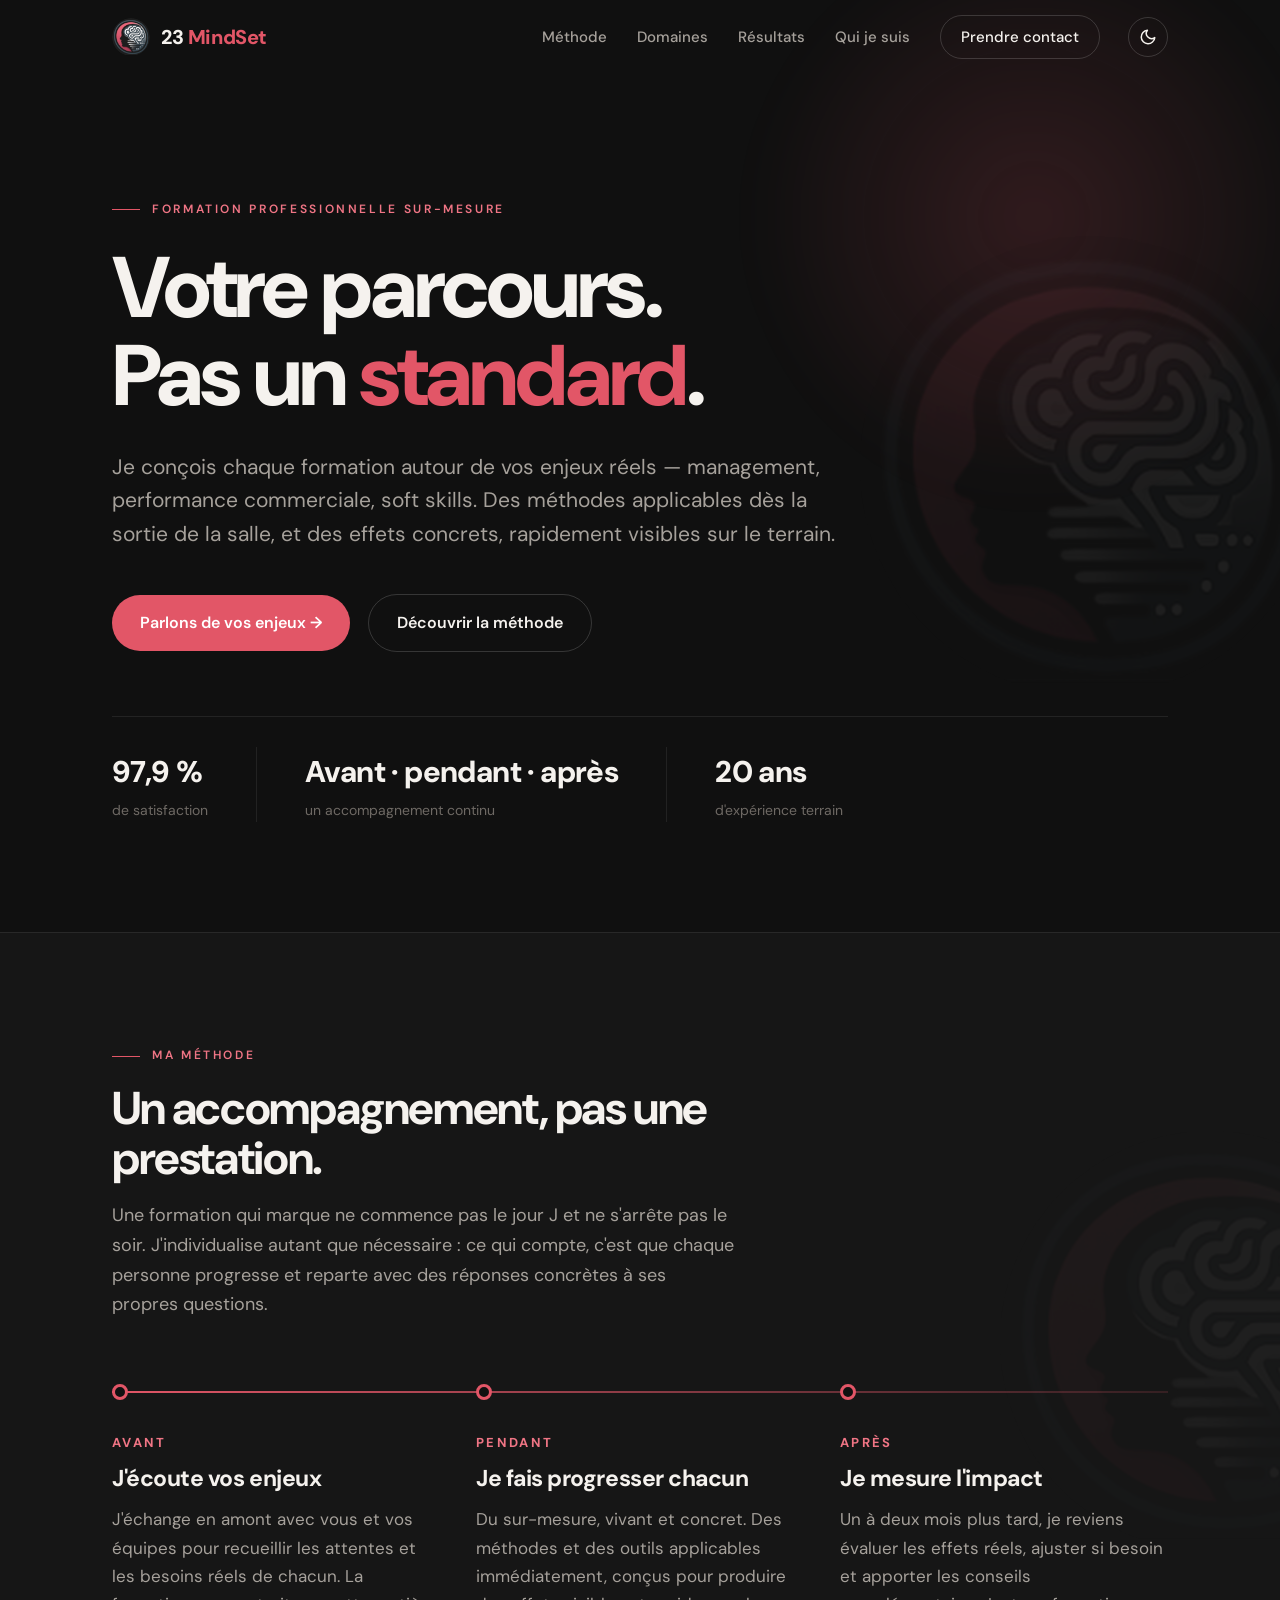
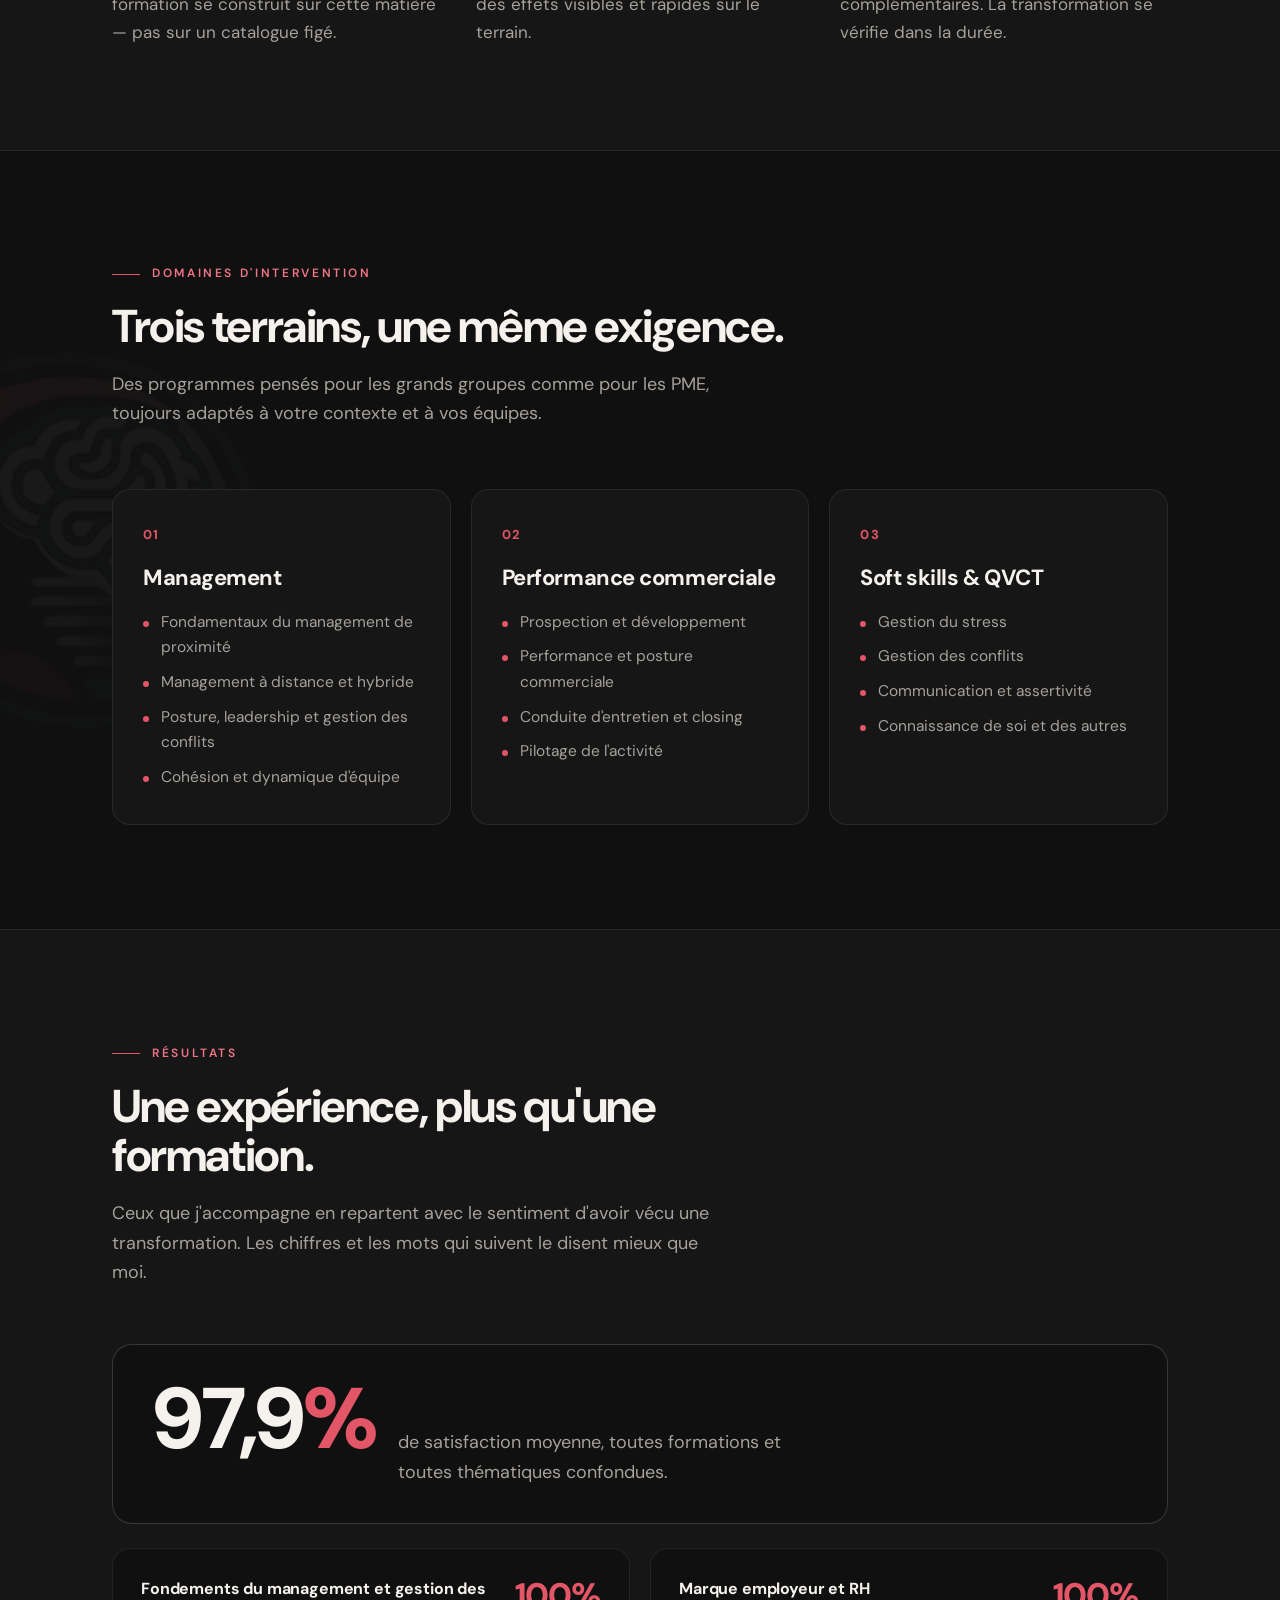
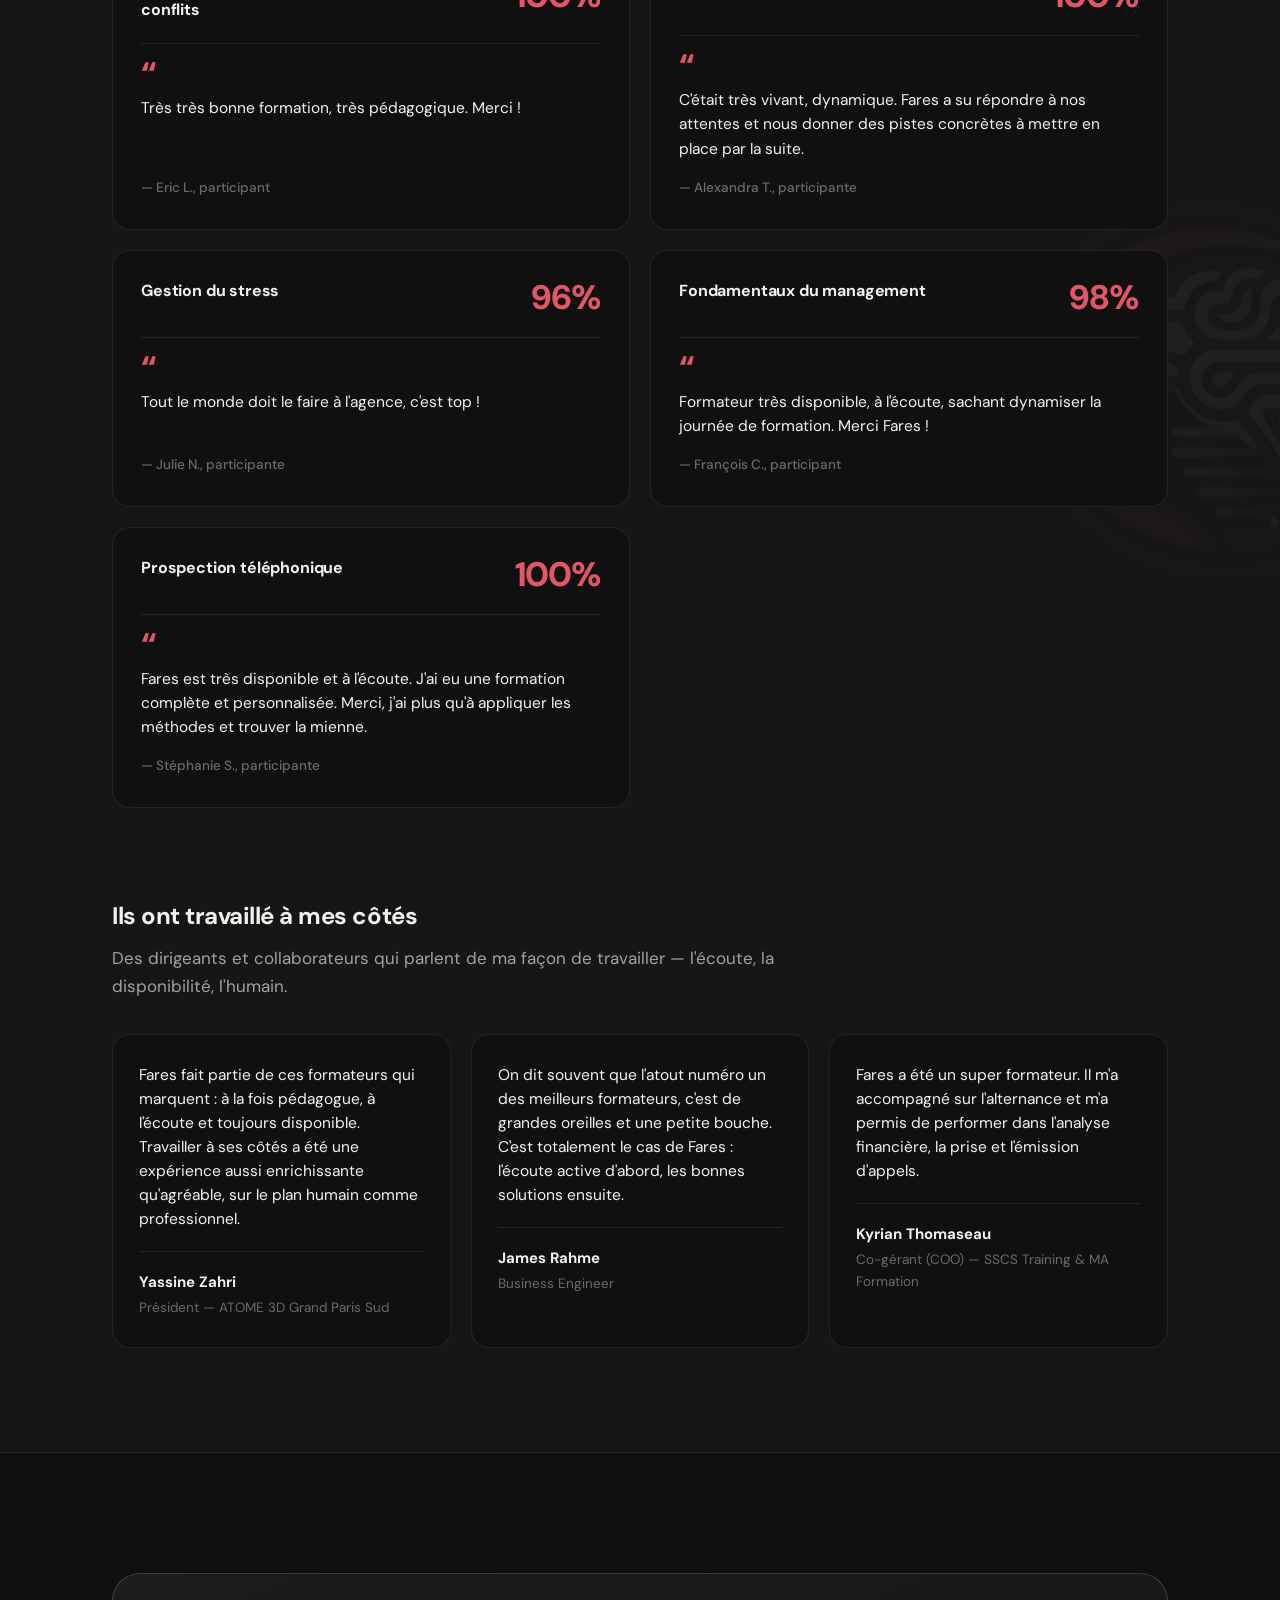
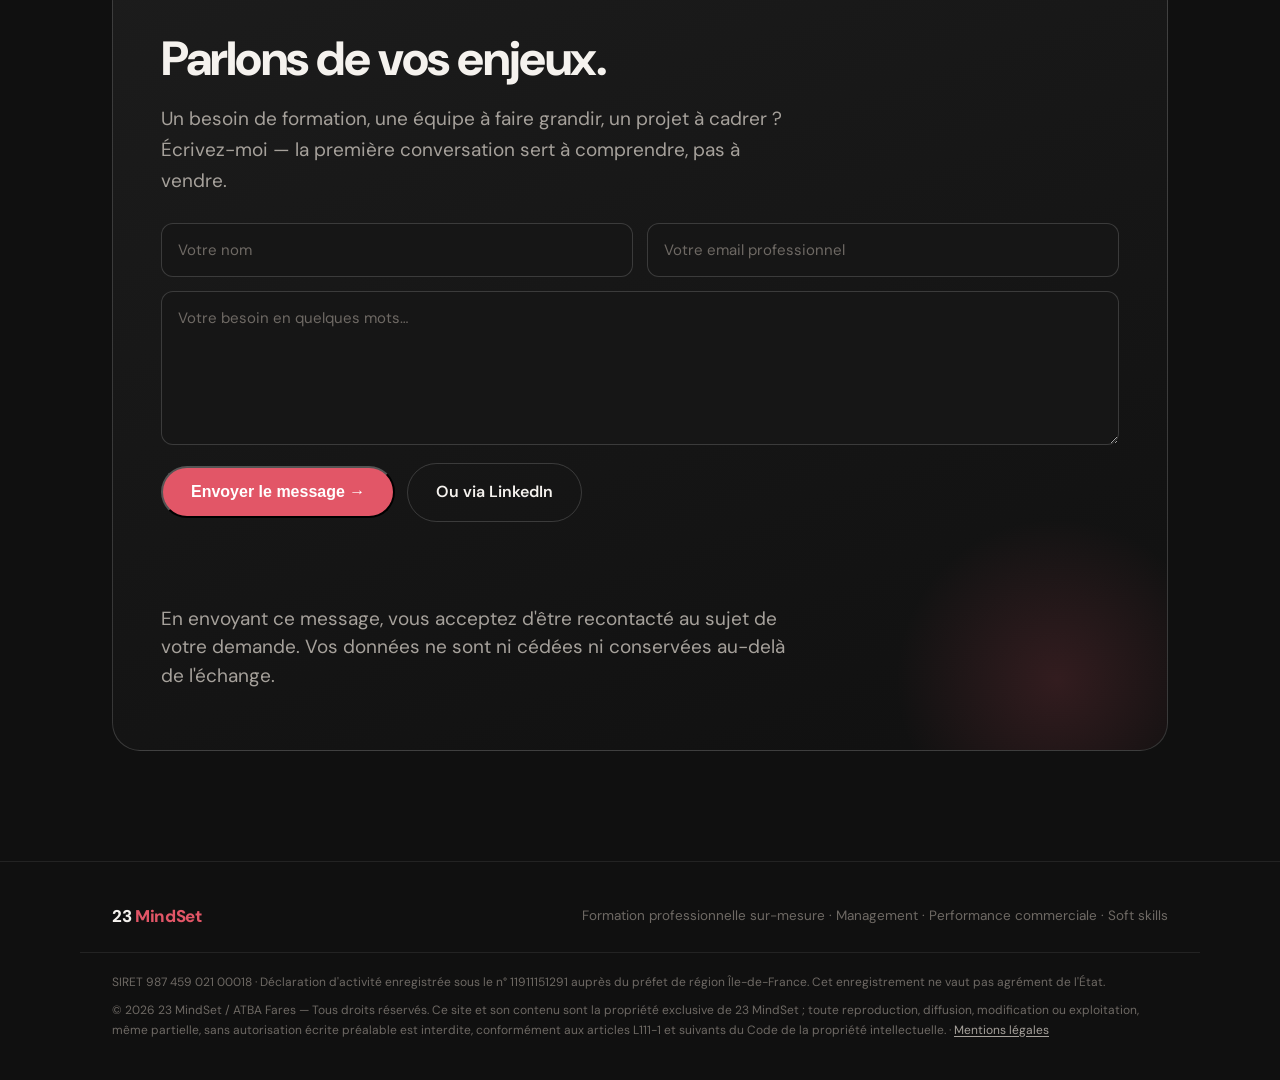
<file: index.html>
<!DOCTYPE html>
<html lang="fr">
<head>
<meta charset="UTF-8">
<meta name="viewport" content="width=device-width, initial-scale=1.0">
<title>23 MindSet — Formation professionnelle sur-mesure</title>
<meta name="description" content="Formation professionnelle sur-mesure : management, performance commerciale, soft skills. Des méthodes applicables immédiatement, un accompagnement avant, pendant et après.">
<script>try{var t=localStorage.getItem('23ms-theme');if(t==='light')document.documentElement.setAttribute('data-theme','light');}catch(e){}</script>
<link rel="preconnect" href="https://fonts.googleapis.com">
<link rel="preconnect" href="https://fonts.gstatic.com" crossorigin>
<link href="https://fonts.googleapis.com/css2?family=DM+Sans:opsz,wght@9..40,400;9..40,500;9..40,600;9..40,700;9..40,800&display=swap" rel="stylesheet">
<link rel="stylesheet" href="style.css">
</head>
<body>

<header id="head">
  <div class="wrap nav">
    <!-- LOGO : logo-clair.png en thème clair, logo-sombre.png en thème sombre. -->
    <a href="index.html" class="logo">
      <img class="logo-icon" src="logo-clair.png" alt="23 MindSet">
      <img class="logo-icon-dark" src="logo-sombre.png" alt="23 MindSet">
      <span class="logo-word">23&nbsp;<span>MindSet</span></span>
    </a>
    <div class="nav-right">
      <nav class="nav-links" id="menu">
        <a href="index.html#methode">Méthode</a>
        <a href="index.html#domaines">Domaines</a>
        <a href="index.html#preuves">Résultats</a>
        <a href="qui-je-suis.html">Qui je suis</a>
        <a href="index.html#contact" class="nav-cta">Prendre contact</a>
      </nav>
      <button class="theme-btn" onclick="toggleTheme()" aria-label="Changer de thème">
        <svg class="ic-moon" width="18" height="18" viewBox="0 0 24 24" fill="none" stroke="currentColor" stroke-width="2" stroke-linecap="round" stroke-linejoin="round"><path d="M21 12.79A9 9 0 1 1 11.21 3 7 7 0 0 0 21 12.79z"/></svg>
        <svg class="ic-sun" width="18" height="18" viewBox="0 0 24 24" fill="none" stroke="currentColor" stroke-width="2" stroke-linecap="round" stroke-linejoin="round"><circle cx="12" cy="12" r="4"/><path d="M12 2v2M12 20v2M4.93 4.93l1.41 1.41M17.66 17.66l1.41 1.41M2 12h2M20 12h2M6.34 17.66l-1.41 1.41M19.07 4.93l-1.41 1.41"/></svg>
      </button>
      <button class="burger" id="burger" aria-label="Ouvrir le menu">
        <svg width="26" height="26" viewBox="0 0 24 24" fill="none" stroke="currentColor" stroke-width="2"><line x1="3" y1="7" x2="21" y2="7"/><line x1="3" y1="12" x2="21" y2="12"/><line x1="3" y1="17" x2="21" y2="17"/></svg>
      </button>
    </div>
  </div>
</header>

<main id="top">

  <!-- HERO -->
  <section class="hero">
    <div class="hero-glow"></div>
    <div class="hero-watermark"></div>
    <div class="wrap">
      <span class="eyebrow">Formation professionnelle sur-mesure</span>
      <h1>Votre parcours.<br>Pas un <span class="em">standard</span>.</h1>
      <p class="lead">Je conçois chaque formation autour de vos enjeux réels — management, performance commerciale, soft skills. Des méthodes applicables dès la sortie de la salle, et des effets concrets, rapidement visibles sur le terrain.</p>
      <div class="hero-actions">
        <a href="#contact" class="btn btn-primary">Parlons de vos enjeux →</a>
        <a href="#methode" class="btn btn-ghost">Découvrir la méthode</a>
      </div>
      <div class="hero-stats">
        <div class="hero-stat"><div class="n">97,9&nbsp;%</div><div class="l">de satisfaction</div></div>
        <div class="hero-stat"><div class="n">Avant · pendant · après</div><div class="l">un accompagnement continu</div></div>
        <div class="hero-stat"><div class="n">20 ans</div><div class="l">d'expérience terrain</div></div>
      </div>
    </div>
  </section>

  <!-- METHODE -->
  <section class="block method" id="methode">
    <div class="sec-wm right"></div>
    <div class="wrap">
      <div class="block-head reveal">
        <span class="eyebrow">Ma méthode</span>
        <h2>Un accompagnement, pas une prestation.</h2>
        <p>Une formation qui marque ne commence pas le jour J et ne s'arrête pas le soir. J'individualise autant que nécessaire : ce qui compte, c'est que chaque personne progresse et reparte avec des réponses concrètes à ses propres questions.</p>
      </div>
      <div class="timeline reveal">
        <div class="steps">
          <div class="step">
            <div class="dot"></div>
            <div class="k">Avant</div>
            <h3>J'écoute vos enjeux</h3>
            <p>J'échange en amont avec vous et vos équipes pour recueillir les attentes et les besoins réels de chacun. La formation se construit sur cette matière — pas sur un catalogue figé.</p>
          </div>
          <div class="step">
            <div class="dot"></div>
            <div class="k">Pendant</div>
            <h3>Je fais progresser chacun</h3>
            <p>Du sur-mesure, vivant et concret. Des méthodes et des outils applicables immédiatement, conçus pour produire des effets visibles et rapides sur le terrain.</p>
          </div>
          <div class="step">
            <div class="dot"></div>
            <div class="k">Après</div>
            <h3>Je mesure l'impact</h3>
            <p>Un à deux mois plus tard, je reviens évaluer les effets réels, ajuster si besoin et apporter les conseils complémentaires. La transformation se vérifie dans la durée.</p>
          </div>
        </div>
      </div>
    </div>
  </section>

  <!-- DOMAINES -->
  <section class="block" id="domaines">
    <div class="sec-wm left"></div>
    <div class="wrap">
      <div class="block-head reveal">
        <span class="eyebrow">Domaines d'intervention</span>
        <h2>Trois terrains, une même exigence.</h2>
        <p>Des programmes pensés pour les grands groupes comme pour les PME, toujours adaptés à votre contexte et à vos équipes.</p>
      </div>
      <div class="domains-grid">
        <div class="domain reveal">
          <div class="num">01</div>
          <h3>Management</h3>
          <ul>
            <li>Fondamentaux du management de proximité</li>
            <li>Management à distance et hybride</li>
            <li>Posture, leadership et gestion des conflits</li>
            <li>Cohésion et dynamique d'équipe</li>
          </ul>
        </div>
        <div class="domain reveal">
          <div class="num">02</div>
          <h3>Performance commerciale</h3>
          <ul>
            <li>Prospection et développement</li>
            <li>Performance et posture commerciale</li>
            <li>Conduite d'entretien et closing</li>
            <li>Pilotage de l'activité</li>
          </ul>
        </div>
        <div class="domain reveal">
          <div class="num">03</div>
          <h3>Soft skills &amp; QVCT</h3>
          <ul>
            <li>Gestion du stress</li>
            <li>Gestion des conflits</li>
            <li>Communication et assertivité</li>
            <li>Connaissance de soi et des autres</li>
          </ul>
        </div>
      </div>
    </div>
  </section>

  <!-- PREUVES -->
  <section class="block proof" id="preuves">
    <div class="sec-wm right"></div>
    <div class="wrap">
      <div class="block-head reveal">
        <span class="eyebrow">Résultats</span>
        <h2>Une expérience, plus qu'une formation.</h2>
        <p>Ceux que j'accompagne en repartent avec le sentiment d'avoir vécu une transformation. Les chiffres et les mots qui suivent le disent mieux que moi.</p>
      </div>

      <div class="global-sat reveal">
        <div class="big">97,9<span>%</span></div>
        <div class="desc">de satisfaction moyenne, toutes formations et toutes thématiques confondues.</div>
      </div>

      <div class="themes">
        <div class="theme-card reveal">
          <div class="topline">
            <div class="name">Fondements du management et gestion des conflits</div>
            <div class="pct">100%</div>
          </div>
          <div class="quote">
            <div class="mark">&ldquo;</div>
            <p>Très très bonne formation, très pédagogique. Merci&nbsp;!</p>
            <div class="by">— Eric L., participant</div>
          </div>
        </div>
        <div class="theme-card reveal">
          <div class="topline">
            <div class="name">Marque employeur et RH</div>
            <div class="pct">100%</div>
          </div>
          <div class="quote">
            <div class="mark">&ldquo;</div>
            <p>C'était très vivant, dynamique. Fares a su répondre à nos attentes et nous donner des pistes concrètes à mettre en place par la suite.</p>
            <div class="by">— Alexandra T., participante</div>
          </div>
        </div>
        <div class="theme-card reveal">
          <div class="topline">
            <div class="name">Gestion du stress</div>
            <div class="pct">96%</div>
          </div>
          <div class="quote">
            <div class="mark">&ldquo;</div>
            <p>Tout le monde doit le faire à l'agence, c'est top&nbsp;!</p>
            <div class="by">— Julie N., participante</div>
          </div>
        </div>
        <div class="theme-card reveal">
          <div class="topline">
            <div class="name">Fondamentaux du management</div>
            <div class="pct">98%</div>
          </div>
          <div class="quote">
            <div class="mark">&ldquo;</div>
            <p>Formateur très disponible, à l'écoute, sachant dynamiser la journée de formation. Merci Fares&nbsp;!</p>
            <div class="by">— François C., participant</div>
          </div>
        </div>
        <div class="theme-card reveal">
          <div class="topline">
            <div class="name">Prospection téléphonique</div>
            <div class="pct">100%</div>
          </div>
          <div class="quote">
            <div class="mark">&ldquo;</div>
            <p>Fares est très disponible et à l'écoute. J'ai eu une formation complète et personnalisée. Merci, j'ai plus qu'à appliquer les méthodes et trouver la mienne.</p>
            <div class="by">— Stéphanie S., participante</div>
          </div>
        </div>
      </div>

      <div class="reco-head reveal">
        <h3>Ils ont travaillé à mes côtés</h3>
        <p>Des dirigeants et collaborateurs qui parlent de ma façon de travailler — l'écoute, la disponibilité, l'humain.</p>
      </div>
      <div class="recos">
        <div class="reco reveal">
          <p>Fares fait partie de ces formateurs qui marquent : à la fois pédagogue, à l'écoute et toujours disponible. Travailler à ses côtés a été une expérience aussi enrichissante qu'agréable, sur le plan humain comme professionnel.</p>
          <div class="who"><div class="name">Yassine Zahri</div><div class="role">Président — ATOME 3D Grand Paris Sud</div></div>
        </div>
        <div class="reco reveal">
          <p>On dit souvent que l'atout numéro un des meilleurs formateurs, c'est de grandes oreilles et une petite bouche. C'est totalement le cas de Fares : l'écoute active d'abord, les bonnes solutions ensuite.</p>
          <div class="who"><div class="name">James Rahme</div><div class="role">Business Engineer</div></div>
        </div>
        <div class="reco reveal">
          <p>Fares a été un super formateur. Il m'a accompagné sur l'alternance et m'a permis de performer dans l'analyse financière, la prise et l'émission d'appels.</p>
          <div class="who"><div class="name">Kyrian Thomaseau</div><div class="role">Co-gérant (COO) — SSCS Training &amp; MA Formation</div></div>
        </div>
      </div>
    </div>
  </section>

  <!-- CONTACT -->
  <section class="contact" id="contact">
    <div class="wrap">
      <div class="contact-card reveal">
        <h2>Parlons de vos enjeux.</h2>
        <p>Un besoin de formation, une équipe à faire grandir, un projet à cadrer&nbsp;? Écrivez-moi — la première conversation sert à comprendre, pas à vendre.</p>
        <form class="contact-form" id="contactForm">
          <input type="hidden" name="access_key" value="e3d574c6-cca7-4fde-897c-6557c9ba1c4f">
          <input type="hidden" name="subject" value="Nouveau message depuis le site 23 MindSet">
          <input type="hidden" name="from_name" value="Site 23 MindSet">
          <div class="form-row">
            <input type="text" name="name" placeholder="Votre nom" required>
            <input type="email" name="email" placeholder="Votre email professionnel" required>
          </div>
          <textarea name="message" rows="5" placeholder="Votre besoin en quelques mots…" required></textarea>
          <input type="checkbox" name="botcheck" class="hp" tabindex="-1" autocomplete="off">
          <div class="form-foot">
            <button type="submit" class="btn btn-primary">Envoyer le message →</button>
            <a href="https://www.linkedin.com/in/fares-atba-23mindset" target="_blank" rel="noopener" class="btn btn-ghost">Ou via LinkedIn</a>
          </div>
          <p class="form-status" id="formStatus" role="status" aria-live="polite"></p>
          <p class="form-consent">En envoyant ce message, vous acceptez d'être recontacté au sujet de votre demande. Vos données ne sont ni cédées ni conservées au-delà de l'échange.</p>
        </form>
      </div>
    </div>
  </section>

</main>

<footer>
  <div class="wrap foot">
    <span class="logo">23&nbsp;<span style="color:var(--accent)">MindSet</span></span>
    <small>Formation professionnelle sur-mesure · Management · Performance commerciale · Soft skills</small>
  </div>
  <div class="wrap foot-legal">
    <small>SIRET 987&nbsp;459&nbsp;021&nbsp;00018 · Déclaration d'activité enregistrée sous le n°&nbsp;11911151291 auprès du préfet de région Île-de-France. Cet enregistrement ne vaut pas agrément de l'État.</small>
    <small>© <span data-year>2026</span> 23&nbsp;MindSet / ATBA&nbsp;Fares — Tous droits réservés. Ce site et son contenu sont la propriété exclusive de 23&nbsp;MindSet ; toute reproduction, diffusion, modification ou exploitation, même partielle, sans autorisation écrite préalable est interdite, conformément aux articles L111-1 et suivants du Code de la propriété intellectuelle. · <a href="mentions-legales.html">Mentions légales</a></small>
  </div>
</footer>

<script src="script.js"></script>
</body>
</html>
</file>
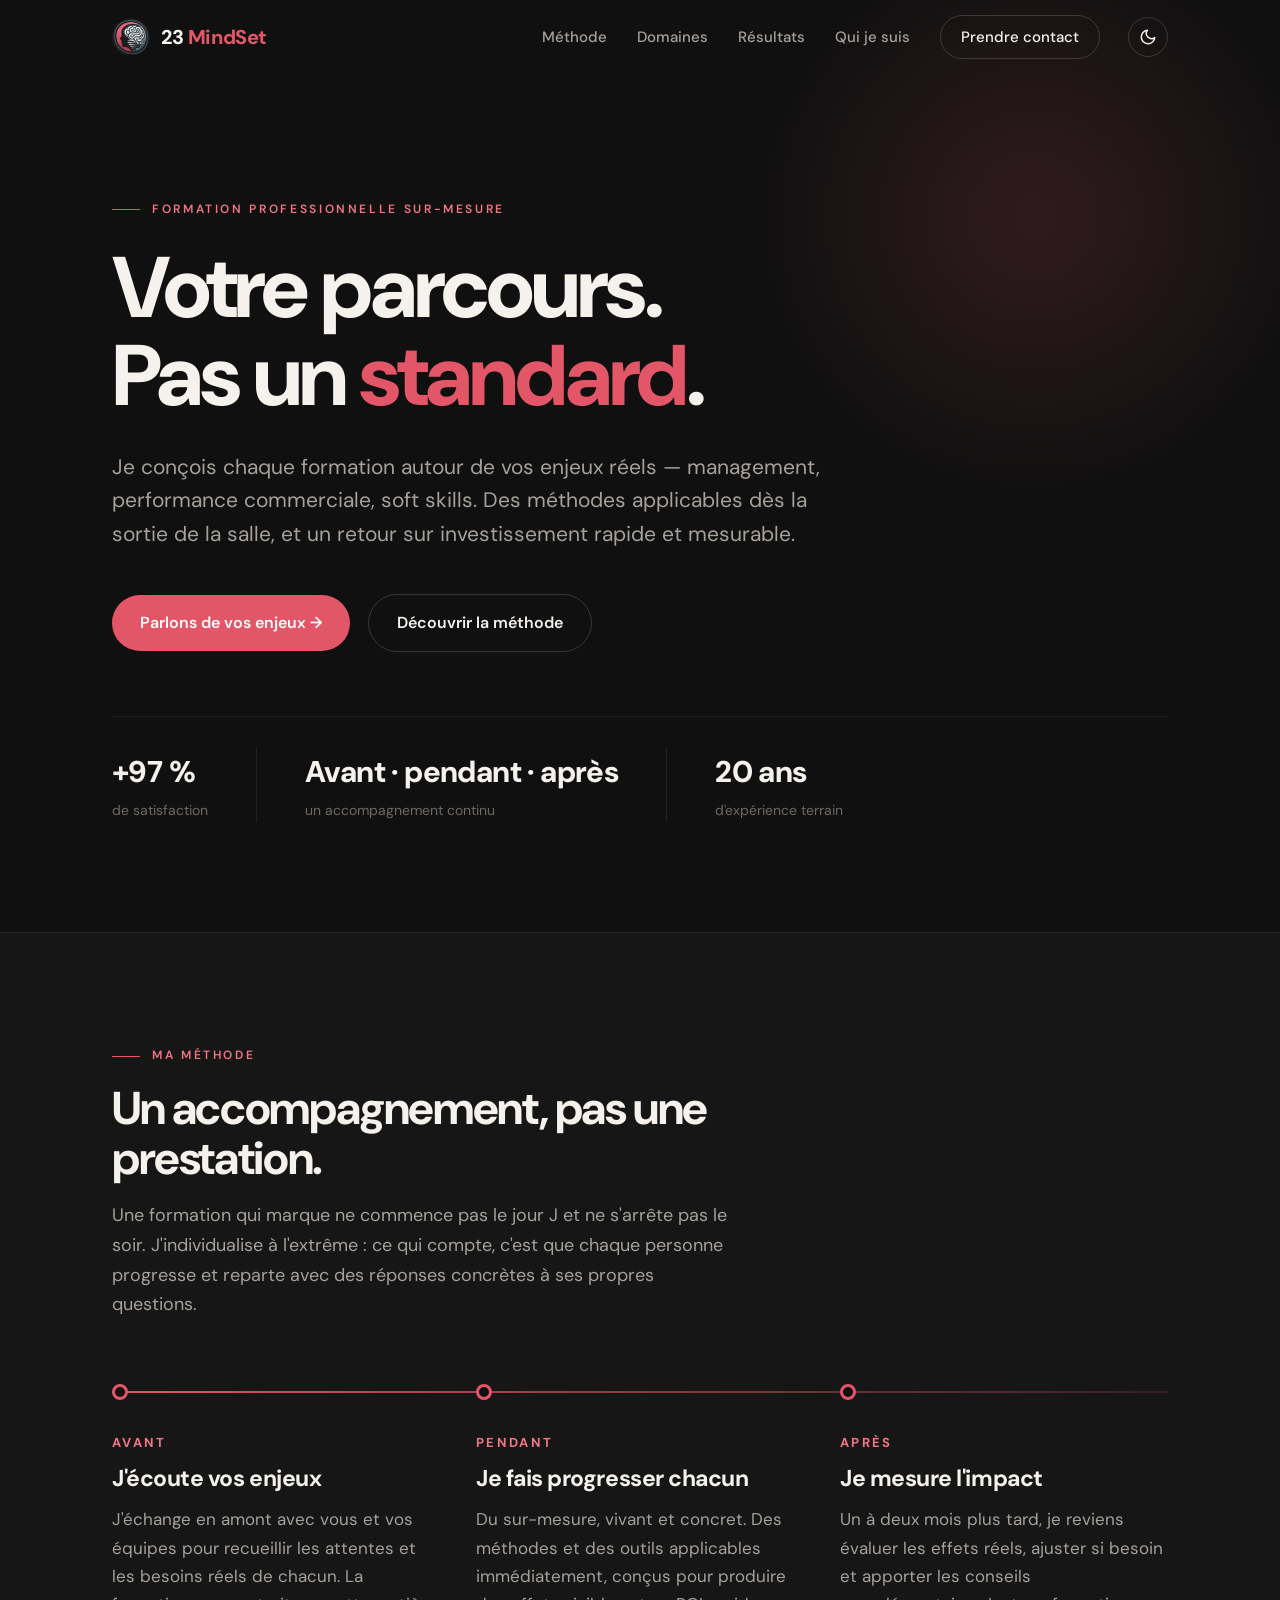
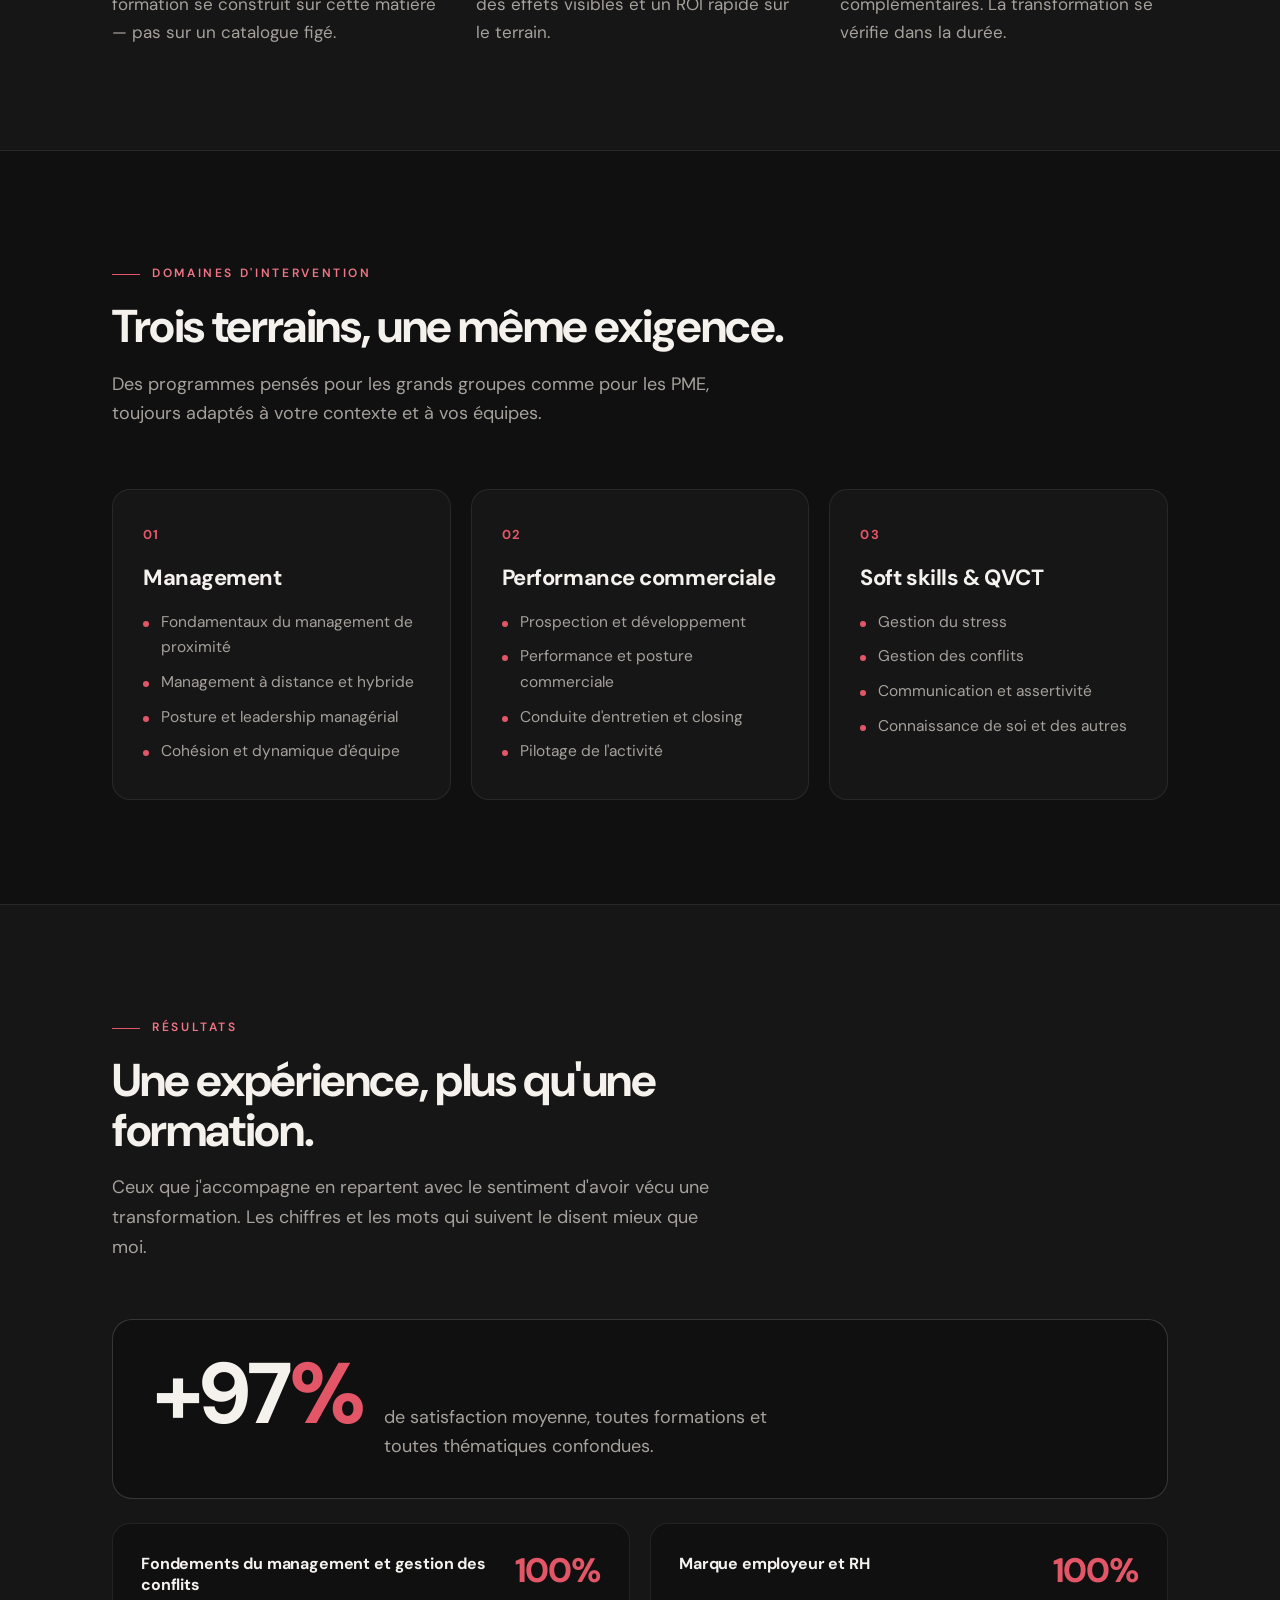
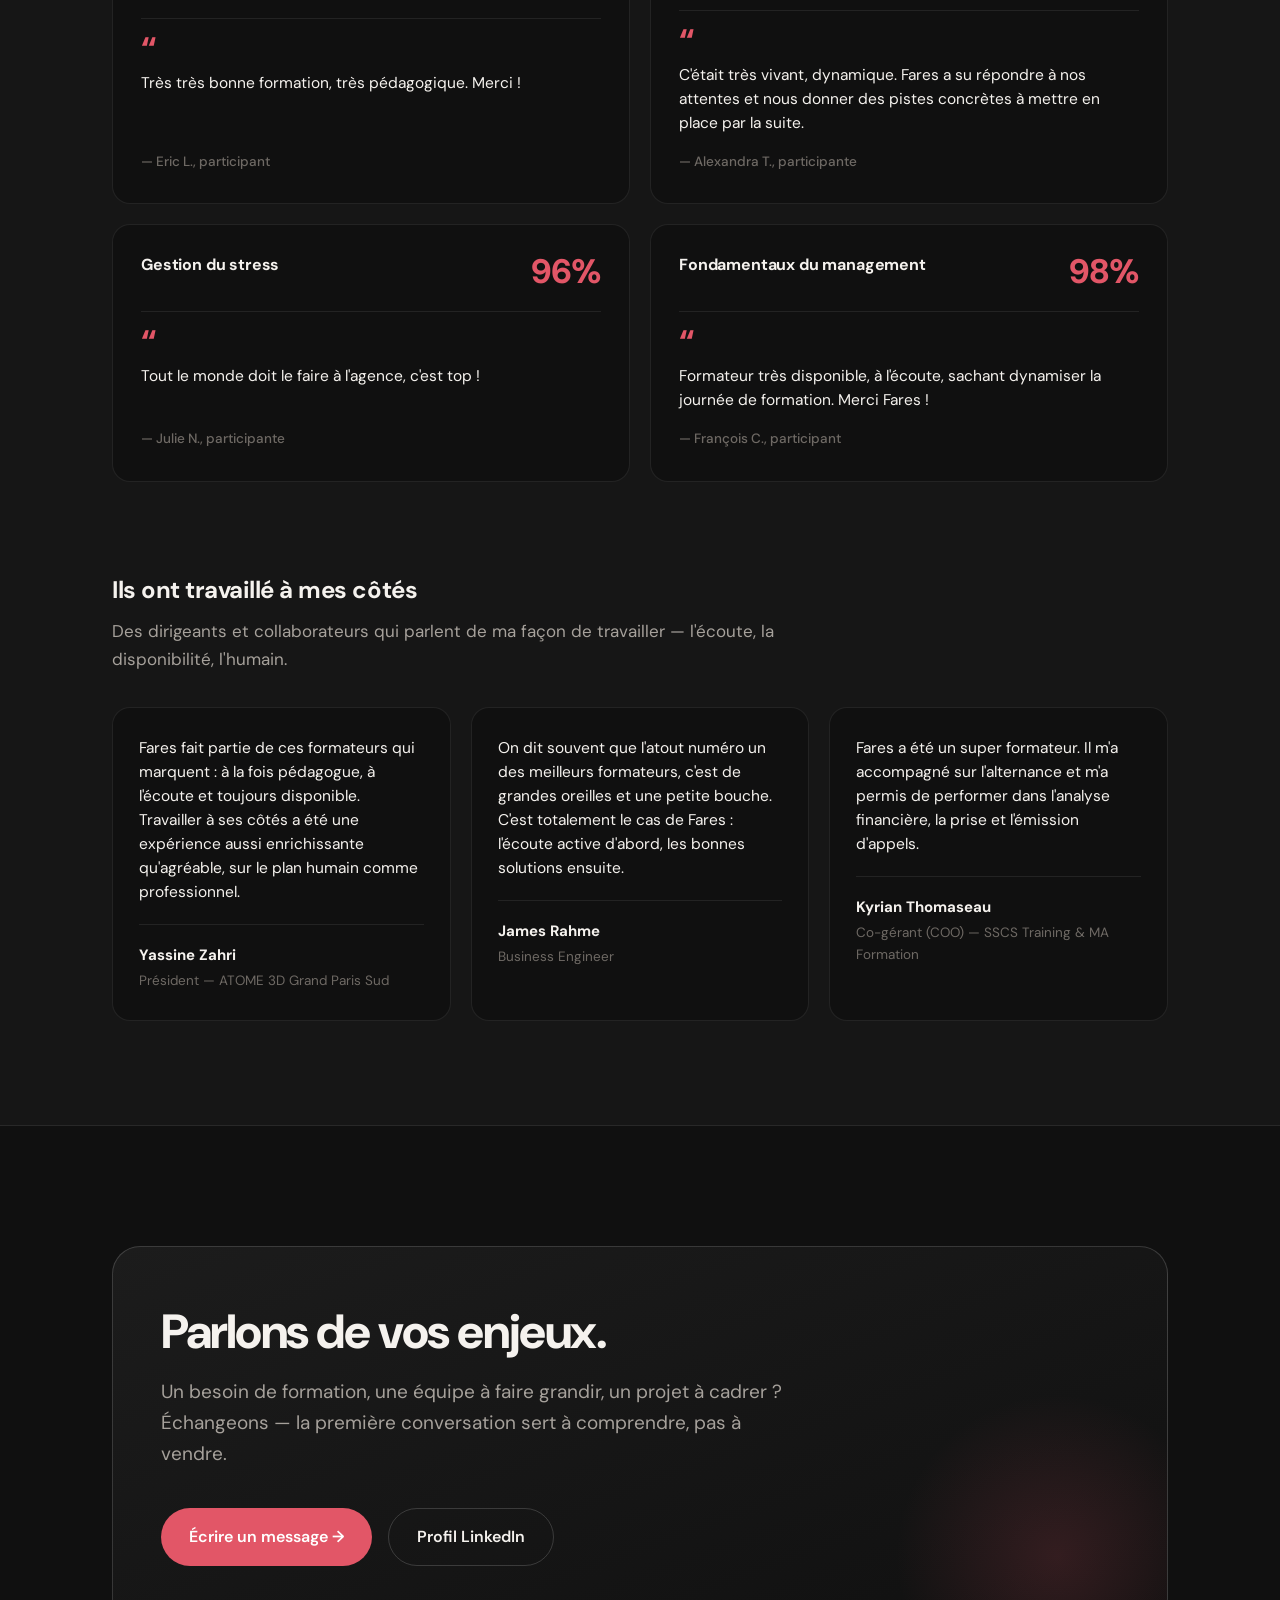
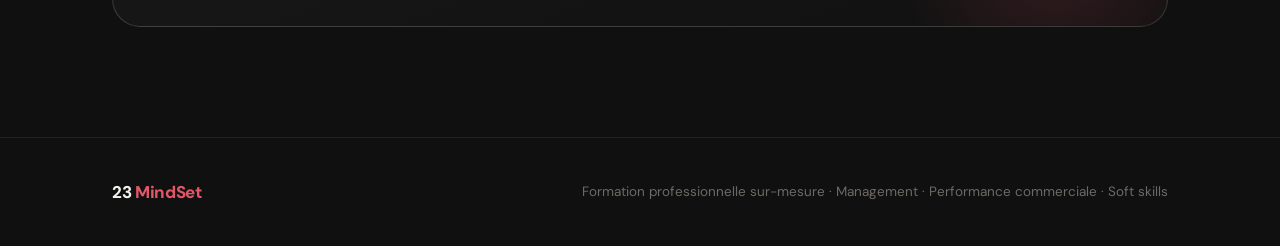
<file: index2.html>
<!DOCTYPE html>
<html lang="fr">
<head>
<meta charset="UTF-8">
<meta name="viewport" content="width=device-width, initial-scale=1.0">
<title>23 MindSet — Formation professionnelle sur-mesure</title>
<meta name="description" content="Formation professionnelle sur-mesure : management, performance commerciale, soft skills. Des méthodes applicables immédiatement, un accompagnement avant, pendant et après.">
<script>try{var t=localStorage.getItem('23ms-theme');if(t==='light')document.documentElement.setAttribute('data-theme','light');}catch(e){}</script>
<link rel="preconnect" href="https://fonts.googleapis.com">
<link rel="preconnect" href="https://fonts.gstatic.com" crossorigin>
<link href="https://fonts.googleapis.com/css2?family=DM+Sans:opsz,wght@9..40,400;9..40,500;9..40,600;9..40,700;9..40,800&display=swap" rel="stylesheet">
<link rel="stylesheet" href="style.css">
</head>
<body>

<header id="head">
  <div class="wrap nav">
    <!-- LOGO : logo-clair.png en thème clair, logo-sombre.png en thème sombre. -->
    <a href="index.html" class="logo">
      <img class="logo-icon" src="logo-clair.png" alt="23 MindSet">
      <img class="logo-icon-dark" src="logo-sombre.png" alt="23 MindSet">
      <span class="logo-word">23&nbsp;<span>MindSet</span></span>
    </a>
    <div class="nav-right">
      <nav class="nav-links" id="menu">
        <a href="index.html#methode">Méthode</a>
        <a href="index.html#domaines">Domaines</a>
        <a href="index.html#preuves">Résultats</a>
        <a href="qui-je-suis.html">Qui je suis</a>
        <a href="index.html#contact" class="nav-cta">Prendre contact</a>
      </nav>
      <button class="theme-btn" onclick="toggleTheme()" aria-label="Changer de thème">
        <svg class="ic-moon" width="18" height="18" viewBox="0 0 24 24" fill="none" stroke="currentColor" stroke-width="2" stroke-linecap="round" stroke-linejoin="round"><path d="M21 12.79A9 9 0 1 1 11.21 3 7 7 0 0 0 21 12.79z"/></svg>
        <svg class="ic-sun" width="18" height="18" viewBox="0 0 24 24" fill="none" stroke="currentColor" stroke-width="2" stroke-linecap="round" stroke-linejoin="round"><circle cx="12" cy="12" r="4"/><path d="M12 2v2M12 20v2M4.93 4.93l1.41 1.41M17.66 17.66l1.41 1.41M2 12h2M20 12h2M6.34 17.66l-1.41 1.41M19.07 4.93l-1.41 1.41"/></svg>
      </button>
      <button class="burger" id="burger" aria-label="Ouvrir le menu">
        <svg width="26" height="26" viewBox="0 0 24 24" fill="none" stroke="currentColor" stroke-width="2"><line x1="3" y1="7" x2="21" y2="7"/><line x1="3" y1="12" x2="21" y2="12"/><line x1="3" y1="17" x2="21" y2="17"/></svg>
      </button>
    </div>
  </div>
</header>

<main id="top">

  <!-- HERO -->
  <section class="hero">
    <div class="hero-glow"></div>
    <div class="wrap">
      <span class="eyebrow">Formation professionnelle sur-mesure</span>
      <h1>Votre parcours.<br>Pas un <span class="em">standard</span>.</h1>
      <p class="lead">Je conçois chaque formation autour de vos enjeux réels — management, performance commerciale, soft skills. Des méthodes applicables dès la sortie de la salle, et un retour sur investissement rapide et mesurable.</p>
      <div class="hero-actions">
        <a href="#contact" class="btn btn-primary">Parlons de vos enjeux →</a>
        <a href="#methode" class="btn btn-ghost">Découvrir la méthode</a>
      </div>
      <div class="hero-stats">
        <div class="hero-stat"><div class="n">+97&nbsp;%</div><div class="l">de satisfaction</div></div>
        <div class="hero-stat"><div class="n">Avant · pendant · après</div><div class="l">un accompagnement continu</div></div>
        <div class="hero-stat"><div class="n">20 ans</div><div class="l">d'expérience terrain</div></div>
      </div>
    </div>
  </section>

  <!-- METHODE -->
  <section class="block method" id="methode">
    <div class="wrap">
      <div class="block-head reveal">
        <span class="eyebrow">Ma méthode</span>
        <h2>Un accompagnement, pas une prestation.</h2>
        <p>Une formation qui marque ne commence pas le jour J et ne s'arrête pas le soir. J'individualise à l'extrême : ce qui compte, c'est que chaque personne progresse et reparte avec des réponses concrètes à ses propres questions.</p>
      </div>
      <div class="timeline reveal">
        <div class="steps">
          <div class="step">
            <div class="dot"></div>
            <div class="k">Avant</div>
            <h3>J'écoute vos enjeux</h3>
            <p>J'échange en amont avec vous et vos équipes pour recueillir les attentes et les besoins réels de chacun. La formation se construit sur cette matière — pas sur un catalogue figé.</p>
          </div>
          <div class="step">
            <div class="dot"></div>
            <div class="k">Pendant</div>
            <h3>Je fais progresser chacun</h3>
            <p>Du sur-mesure, vivant et concret. Des méthodes et des outils applicables immédiatement, conçus pour produire des effets visibles et un ROI rapide sur le terrain.</p>
          </div>
          <div class="step">
            <div class="dot"></div>
            <div class="k">Après</div>
            <h3>Je mesure l'impact</h3>
            <p>Un à deux mois plus tard, je reviens évaluer les effets réels, ajuster si besoin et apporter les conseils complémentaires. La transformation se vérifie dans la durée.</p>
          </div>
        </div>
      </div>
    </div>
  </section>

  <!-- DOMAINES -->
  <section class="block" id="domaines">
    <div class="wrap">
      <div class="block-head reveal">
        <span class="eyebrow">Domaines d'intervention</span>
        <h2>Trois terrains, une même exigence.</h2>
        <p>Des programmes pensés pour les grands groupes comme pour les PME, toujours adaptés à votre contexte et à vos équipes.</p>
      </div>
      <div class="domains-grid">
        <div class="domain reveal">
          <div class="num">01</div>
          <h3>Management</h3>
          <ul>
            <li>Fondamentaux du management de proximité</li>
            <li>Management à distance et hybride</li>
            <li>Posture et leadership managérial</li>
            <li>Cohésion et dynamique d'équipe</li>
          </ul>
        </div>
        <div class="domain reveal">
          <div class="num">02</div>
          <h3>Performance commerciale</h3>
          <ul>
            <li>Prospection et développement</li>
            <li>Performance et posture commerciale</li>
            <li>Conduite d'entretien et closing</li>
            <li>Pilotage de l'activité</li>
          </ul>
        </div>
        <div class="domain reveal">
          <div class="num">03</div>
          <h3>Soft skills &amp; QVCT</h3>
          <ul>
            <li>Gestion du stress</li>
            <li>Gestion des conflits</li>
            <li>Communication et assertivité</li>
            <li>Connaissance de soi et des autres</li>
          </ul>
        </div>
      </div>
    </div>
  </section>

  <!-- PREUVES -->
  <section class="block proof" id="preuves">
    <div class="wrap">
      <div class="block-head reveal">
        <span class="eyebrow">Résultats</span>
        <h2>Une expérience, plus qu'une formation.</h2>
        <p>Ceux que j'accompagne en repartent avec le sentiment d'avoir vécu une transformation. Les chiffres et les mots qui suivent le disent mieux que moi.</p>
      </div>

      <div class="global-sat reveal">
        <div class="big">+97<span>%</span></div>
        <div class="desc">de satisfaction moyenne, toutes formations et toutes thématiques confondues.</div>
      </div>

      <div class="themes">
        <div class="theme-card reveal">
          <div class="topline">
            <div class="name">Fondements du management et gestion des conflits</div>
            <div class="pct">100%</div>
          </div>
          <div class="quote">
            <div class="mark">&ldquo;</div>
            <p>Très très bonne formation, très pédagogique. Merci&nbsp;!</p>
            <div class="by">— Eric L., participant</div>
          </div>
        </div>
        <div class="theme-card reveal">
          <div class="topline">
            <div class="name">Marque employeur et RH</div>
            <div class="pct">100%</div>
          </div>
          <div class="quote">
            <div class="mark">&ldquo;</div>
            <p>C'était très vivant, dynamique. Fares a su répondre à nos attentes et nous donner des pistes concrètes à mettre en place par la suite.</p>
            <div class="by">— Alexandra T., participante</div>
          </div>
        </div>
        <div class="theme-card reveal">
          <div class="topline">
            <div class="name">Gestion du stress</div>
            <div class="pct">96%</div>
          </div>
          <div class="quote">
            <div class="mark">&ldquo;</div>
            <p>Tout le monde doit le faire à l'agence, c'est top&nbsp;!</p>
            <div class="by">— Julie N., participante</div>
          </div>
        </div>
        <div class="theme-card reveal">
          <div class="topline">
            <div class="name">Fondamentaux du management</div>
            <div class="pct">98%</div>
          </div>
          <div class="quote">
            <div class="mark">&ldquo;</div>
            <p>Formateur très disponible, à l'écoute, sachant dynamiser la journée de formation. Merci Fares&nbsp;!</p>
            <div class="by">— François C., participant</div>
          </div>
        </div>
      </div>

      <div class="reco-head reveal">
        <h3>Ils ont travaillé à mes côtés</h3>
        <p>Des dirigeants et collaborateurs qui parlent de ma façon de travailler — l'écoute, la disponibilité, l'humain.</p>
      </div>
      <div class="recos">
        <div class="reco reveal">
          <p>Fares fait partie de ces formateurs qui marquent : à la fois pédagogue, à l'écoute et toujours disponible. Travailler à ses côtés a été une expérience aussi enrichissante qu'agréable, sur le plan humain comme professionnel.</p>
          <div class="who"><div class="name">Yassine Zahri</div><div class="role">Président — ATOME 3D Grand Paris Sud</div></div>
        </div>
        <div class="reco reveal">
          <p>On dit souvent que l'atout numéro un des meilleurs formateurs, c'est de grandes oreilles et une petite bouche. C'est totalement le cas de Fares : l'écoute active d'abord, les bonnes solutions ensuite.</p>
          <div class="who"><div class="name">James Rahme</div><div class="role">Business Engineer</div></div>
        </div>
        <div class="reco reveal">
          <p>Fares a été un super formateur. Il m'a accompagné sur l'alternance et m'a permis de performer dans l'analyse financière, la prise et l'émission d'appels.</p>
          <div class="who"><div class="name">Kyrian Thomaseau</div><div class="role">Co-gérant (COO) — SSCS Training &amp; MA Formation</div></div>
        </div>
      </div>
    </div>
  </section>

  <!-- CONTACT -->
  <section class="contact" id="contact">
    <div class="wrap">
      <div class="contact-card reveal">
        <h2>Parlons de vos enjeux.</h2>
        <p>Un besoin de formation, une équipe à faire grandir, un projet à cadrer&nbsp;? Échangeons — la première conversation sert à comprendre, pas à vendre.</p>
        <div class="contact-actions">
          <a href="mailto:23mindset.officiel@gmail.com" class="btn btn-primary">Écrire un message →</a>
          <a href="https://www.linkedin.com/in/fares-atba-23mindset" target="_blank" rel="noopener" class="btn btn-ghost">Profil LinkedIn</a>
        </div>
      </div>
    </div>
  </section>

</main>

<footer>
  <div class="wrap foot">
    <span class="logo">23&nbsp;<span style="color:var(--accent)">MindSet</span></span>
    <small>Formation professionnelle sur-mesure · Management · Performance commerciale · Soft skills</small>
  </div>
</footer>

<script src="script.js"></script>
</body>
</html>
</file>
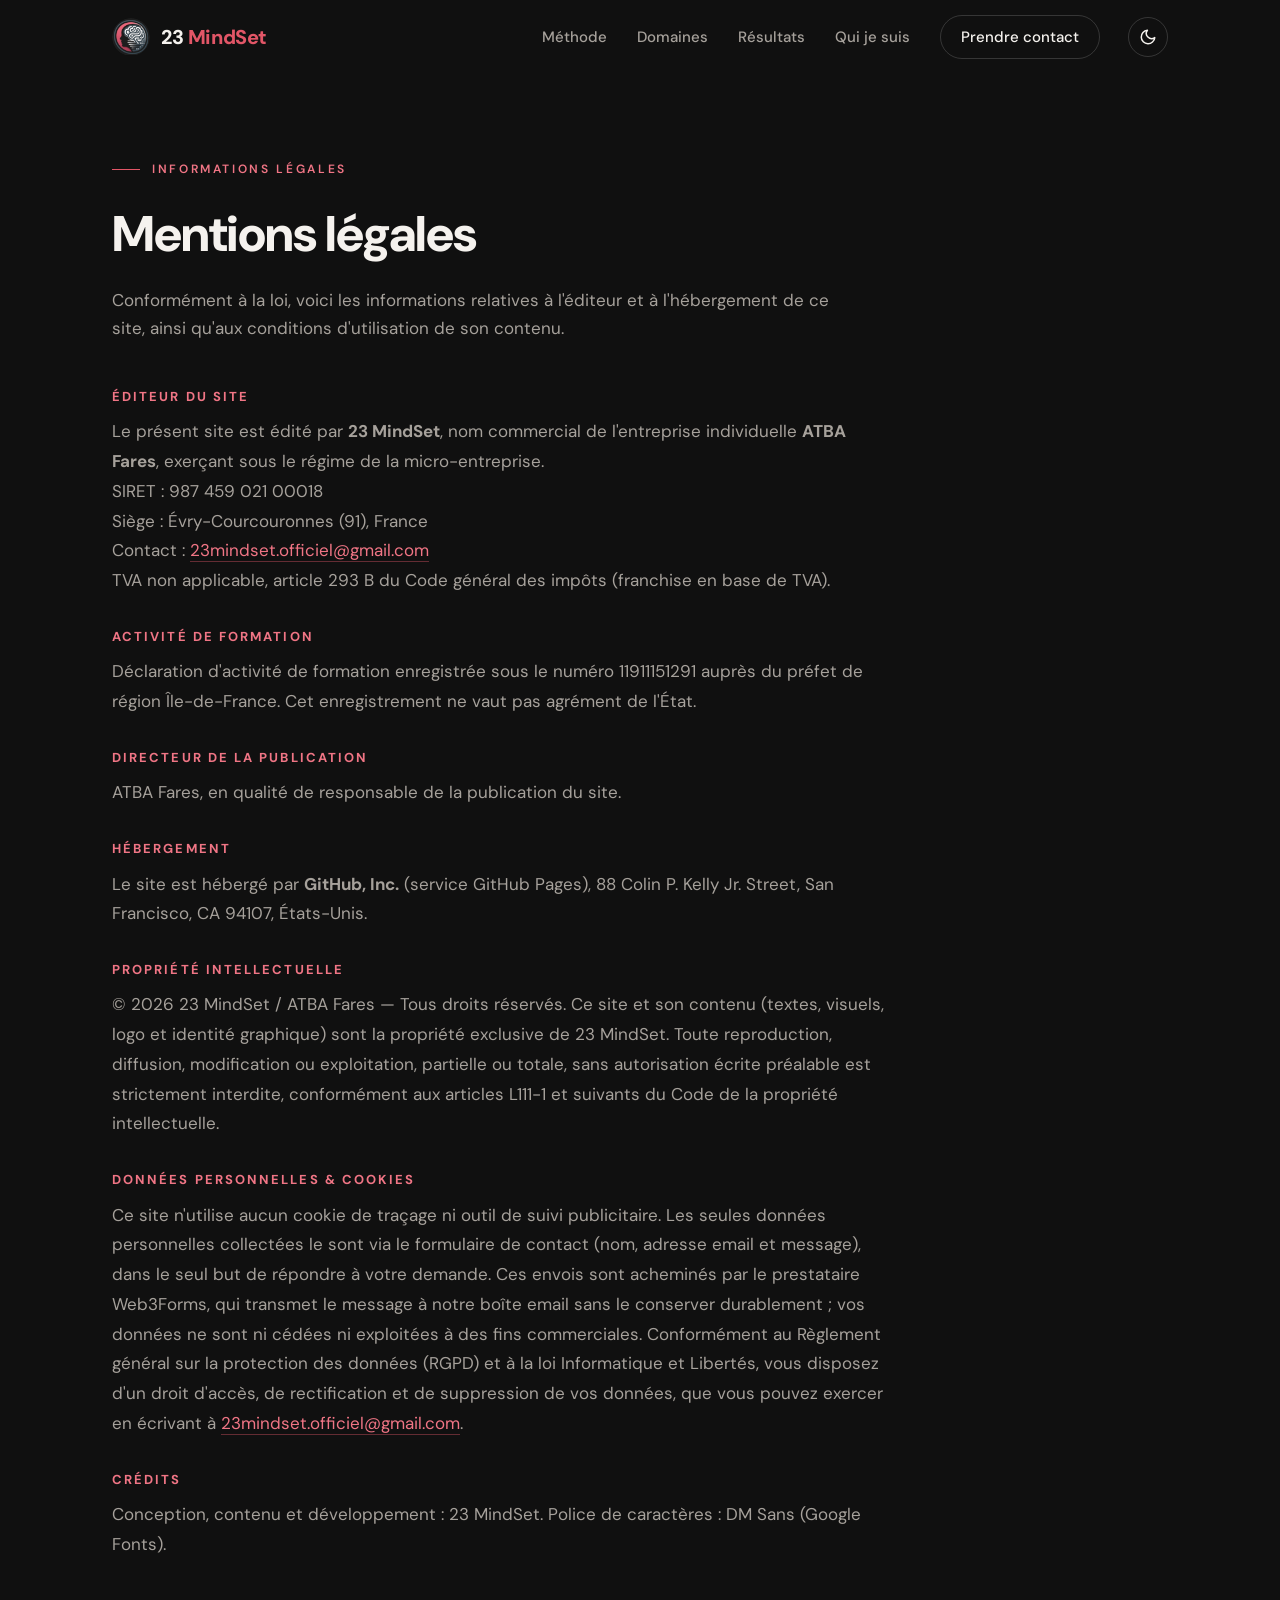
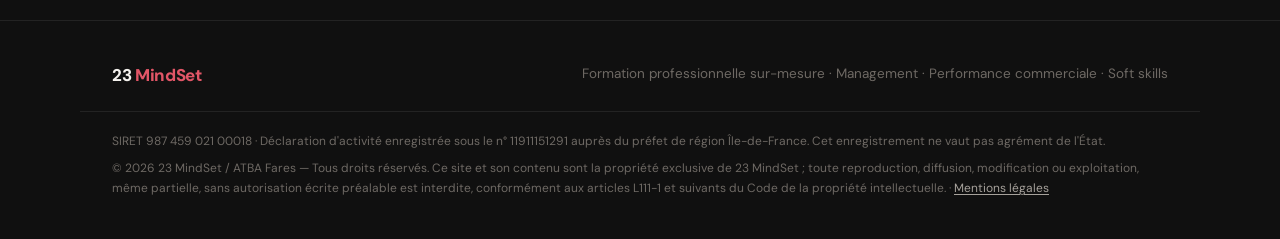
<file: mentions-legales.html>
<!DOCTYPE html>
<html lang="fr">
<head>
<meta charset="UTF-8">
<meta name="viewport" content="width=device-width, initial-scale=1.0">
<title>Mentions légales — 23 MindSet</title>
<meta name="description" content="Mentions légales du site 23 MindSet — éditeur, hébergeur, propriété intellectuelle et données personnelles.">
<script>try{var t=localStorage.getItem('23ms-theme');if(t==='light')document.documentElement.setAttribute('data-theme','light');}catch(e){}</script>
<link rel="preconnect" href="https://fonts.googleapis.com">
<link rel="preconnect" href="https://fonts.gstatic.com" crossorigin>
<link href="https://fonts.googleapis.com/css2?family=DM+Sans:opsz,wght@9..40,400;9..40,500;9..40,600;9..40,700;9..40,800&display=swap" rel="stylesheet">
<link rel="stylesheet" href="style.css">
</head>
<body>

<header id="head" class="scrolled">
  <div class="wrap nav">
    <a href="index.html" class="logo">
      <img class="logo-icon" src="logo-clair.png" alt="23 MindSet">
      <img class="logo-icon-dark" src="logo-sombre.png" alt="23 MindSet">
      <span class="logo-word">23&nbsp;<span>MindSet</span></span>
    </a>
    <div class="nav-right">
      <nav class="nav-links" id="menu">
        <a href="index.html#methode">Méthode</a>
        <a href="index.html#domaines">Domaines</a>
        <a href="index.html#preuves">Résultats</a>
        <a href="qui-je-suis.html">Qui je suis</a>
        <a href="index.html#contact" class="nav-cta">Prendre contact</a>
      </nav>
      <button class="theme-btn" onclick="toggleTheme()" aria-label="Changer de thème">
        <svg class="ic-moon" width="18" height="18" viewBox="0 0 24 24" fill="none" stroke="currentColor" stroke-width="2" stroke-linecap="round" stroke-linejoin="round"><path d="M21 12.79A9 9 0 1 1 11.21 3 7 7 0 0 0 21 12.79z"/></svg>
        <svg class="ic-sun" width="18" height="18" viewBox="0 0 24 24" fill="none" stroke="currentColor" stroke-width="2" stroke-linecap="round" stroke-linejoin="round"><circle cx="12" cy="12" r="4"/><path d="M12 2v2M12 20v2M4.93 4.93l1.41 1.41M17.66 17.66l1.41 1.41M2 12h2M20 12h2M6.34 17.66l-1.41 1.41M19.07 4.93l-1.41 1.41"/></svg>
      </button>
      <button class="burger" id="burger" aria-label="Ouvrir le menu">
        <svg width="26" height="26" viewBox="0 0 24 24" fill="none" stroke="currentColor" stroke-width="2"><line x1="3" y1="7" x2="21" y2="7"/><line x1="3" y1="12" x2="21" y2="12"/><line x1="3" y1="17" x2="21" y2="17"/></svg>
      </button>
    </div>
  </div>
</header>

<main id="top">
  <section class="legal">
    <div class="wrap">
      <span class="eyebrow">Informations légales</span>
      <h1>Mentions légales</h1>
      <p class="lead">Conformément à la loi, voici les informations relatives à l'éditeur et à l'hébergement de ce site, ainsi qu'aux conditions d'utilisation de son contenu.</p>

      <div class="legal-block">
        <h2>Éditeur du site</h2>
        <p>Le présent site est édité par <strong>23 MindSet</strong>, nom commercial de l'entreprise individuelle <strong>ATBA Fares</strong>, exerçant sous le régime de la micro-entreprise.<br>
        SIRET : 987 459 021 00018<br>
        Siège : Évry-Courcouronnes (91), France<br>
        Contact : <a href="mailto:23mindset.officiel@gmail.com">23mindset.officiel@gmail.com</a><br>
        TVA non applicable, article 293 B du Code général des impôts (franchise en base de TVA).</p>
      </div>

      <div class="legal-block">
        <h2>Activité de formation</h2>
        <p>Déclaration d'activité de formation enregistrée sous le numéro 11911151291 auprès du préfet de région Île-de-France. Cet enregistrement ne vaut pas agrément de l'État.</p>
      </div>

      <div class="legal-block">
        <h2>Directeur de la publication</h2>
        <p>ATBA Fares, en qualité de responsable de la publication du site.</p>
      </div>

      <div class="legal-block">
        <h2>Hébergement</h2>
        <p>Le site est hébergé par <strong>GitHub, Inc.</strong> (service GitHub Pages), 88 Colin P. Kelly Jr. Street, San Francisco, CA 94107, États-Unis.</p>
      </div>

      <div class="legal-block">
        <h2>Propriété intellectuelle</h2>
        <p>© <span data-year>2026</span> 23 MindSet / ATBA Fares — Tous droits réservés. Ce site et son contenu (textes, visuels, logo et identité graphique) sont la propriété exclusive de 23 MindSet. Toute reproduction, diffusion, modification ou exploitation, partielle ou totale, sans autorisation écrite préalable est strictement interdite, conformément aux articles L111-1 et suivants du Code de la propriété intellectuelle.</p>
      </div>

      <div class="legal-block">
        <h2>Données personnelles &amp; cookies</h2>
        <p>Ce site n'utilise aucun cookie de traçage ni outil de suivi publicitaire. Les seules données personnelles collectées le sont via le formulaire de contact (nom, adresse email et message), dans le seul but de répondre à votre demande. Ces envois sont acheminés par le prestataire Web3Forms, qui transmet le message à notre boîte email sans le conserver durablement ; vos données ne sont ni cédées ni exploitées à des fins commerciales. Conformément au Règlement général sur la protection des données (RGPD) et à la loi Informatique et Libertés, vous disposez d'un droit d'accès, de rectification et de suppression de vos données, que vous pouvez exercer en écrivant à <a href="mailto:23mindset.officiel@gmail.com">23mindset.officiel@gmail.com</a>.</p>
      </div>

      <div class="legal-block">
        <h2>Crédits</h2>
        <p>Conception, contenu et développement : 23 MindSet. Police de caractères : DM Sans (Google Fonts).</p>
      </div>
    </div>
  </section>
</main>

<footer>
  <div class="wrap foot">
    <span class="logo">23&nbsp;<span style="color:var(--accent)">MindSet</span></span>
    <small>Formation professionnelle sur-mesure · Management · Performance commerciale · Soft skills</small>
  </div>
  <div class="wrap foot-legal">
    <small>SIRET 987&nbsp;459&nbsp;021&nbsp;00018 · Déclaration d'activité enregistrée sous le n°&nbsp;11911151291 auprès du préfet de région Île-de-France. Cet enregistrement ne vaut pas agrément de l'État.</small>
    <small>© <span data-year>2026</span> 23&nbsp;MindSet / ATBA&nbsp;Fares — Tous droits réservés. Ce site et son contenu sont la propriété exclusive de 23&nbsp;MindSet ; toute reproduction, diffusion, modification ou exploitation, même partielle, sans autorisation écrite préalable est interdite, conformément aux articles L111-1 et suivants du Code de la propriété intellectuelle. · <a href="mentions-legales.html">Mentions légales</a></small>
  </div>
</footer>

<script src="script.js"></script>
</body>
</html>
</file>
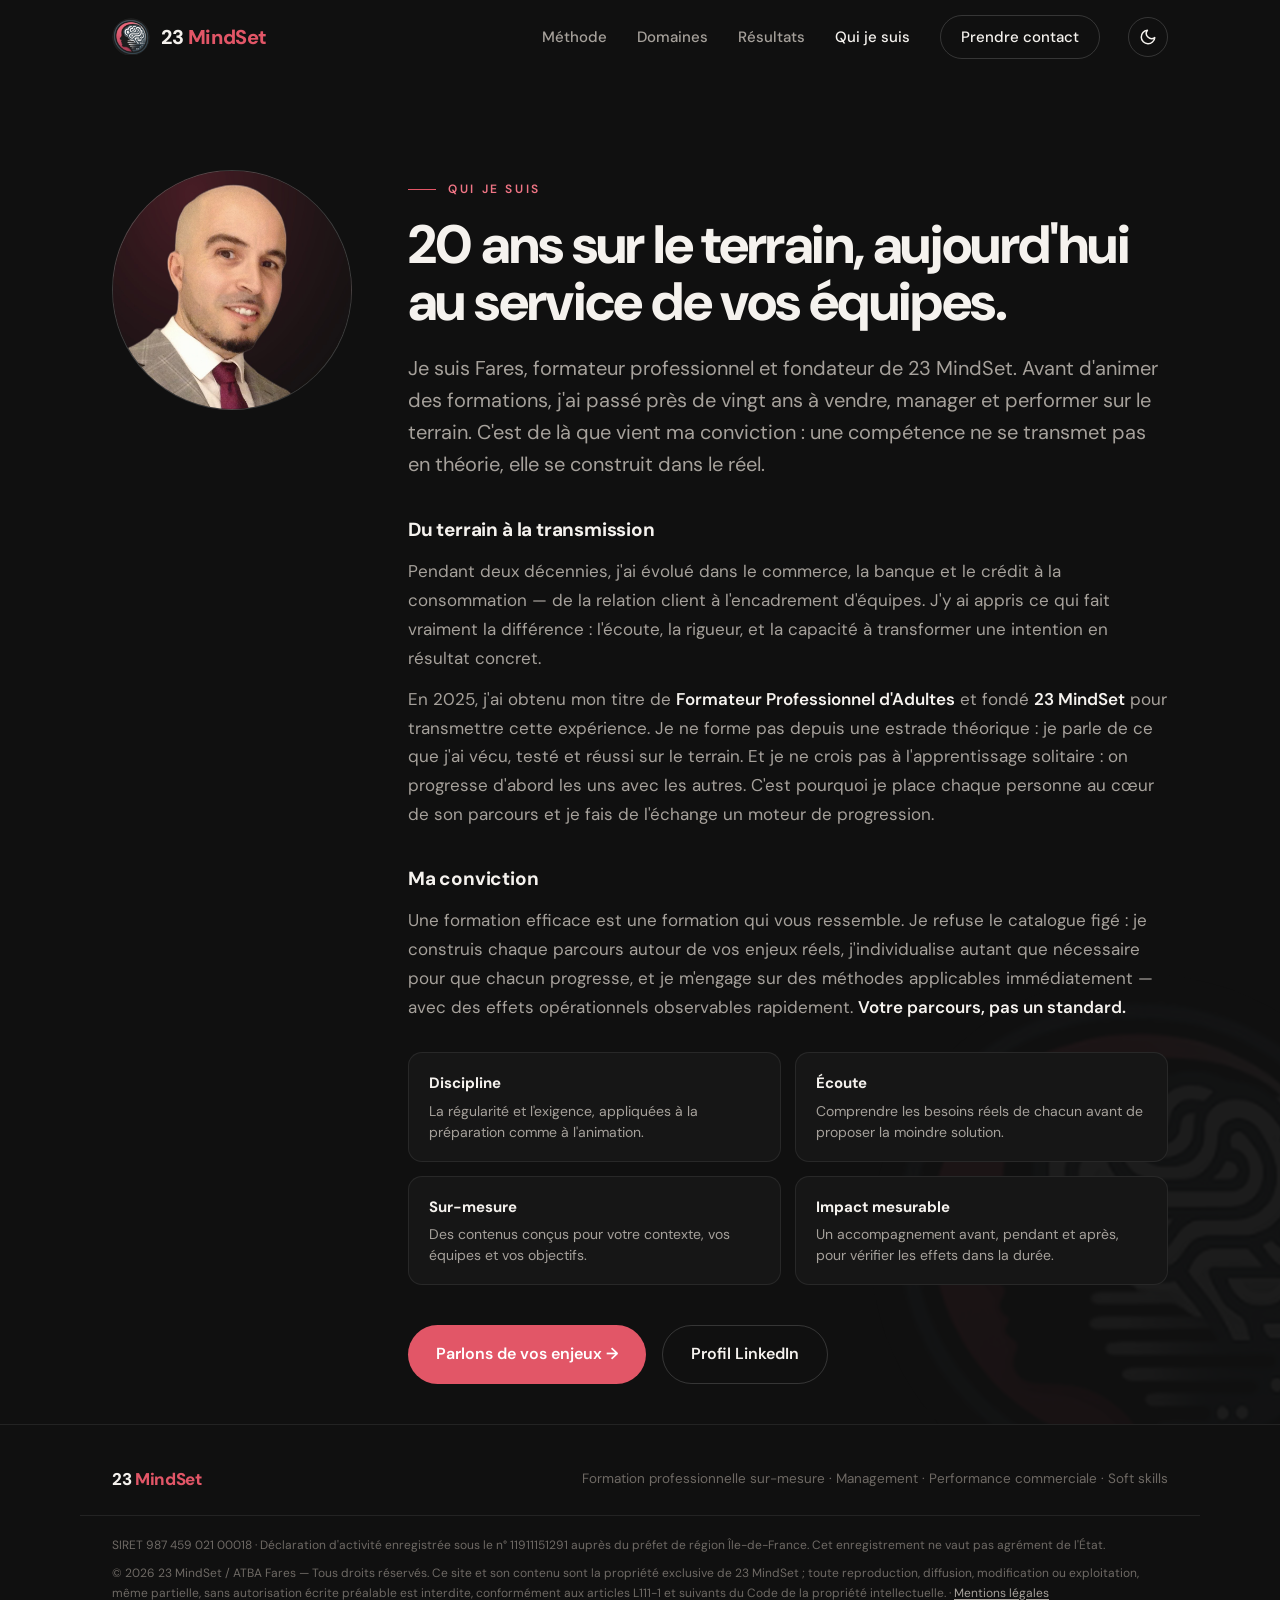
<file: qui-je-suis.html>
<!DOCTYPE html>
<html lang="fr">
<head>
<meta charset="UTF-8">
<meta name="viewport" content="width=device-width, initial-scale=1.0">
<title>Qui je suis — 23 MindSet</title>
<meta name="description" content="Formateur professionnel et fondateur de 23 MindSet. Près de vingt ans de terrain en commerce, banque et management, mis au service de vos équipes.">
<script>try{var t=localStorage.getItem('23ms-theme');if(t==='light')document.documentElement.setAttribute('data-theme','light');}catch(e){}</script>
<link rel="preconnect" href="https://fonts.googleapis.com">
<link rel="preconnect" href="https://fonts.gstatic.com" crossorigin>
<link href="https://fonts.googleapis.com/css2?family=DM+Sans:opsz,wght@9..40,400;9..40,500;9..40,600;9..40,700;9..40,800&display=swap" rel="stylesheet">
<link rel="stylesheet" href="style.css">
</head>
<body>

<header id="head" class="scrolled">
  <div class="wrap nav">
    <a href="index.html" class="logo">
      <img class="logo-icon" src="logo-clair.png" alt="23 MindSet">
      <img class="logo-icon-dark" src="logo-sombre.png" alt="23 MindSet">
      <span class="logo-word">23&nbsp;<span>MindSet</span></span>
    </a>
    <div class="nav-right">
      <nav class="nav-links" id="menu">
        <a href="index.html#methode">Méthode</a>
        <a href="index.html#domaines">Domaines</a>
        <a href="index.html#preuves">Résultats</a>
        <a href="qui-je-suis.html" class="active">Qui je suis</a>
        <a href="index.html#contact" class="nav-cta">Prendre contact</a>
      </nav>
      <button class="theme-btn" onclick="toggleTheme()" aria-label="Changer de thème">
        <svg class="ic-moon" width="18" height="18" viewBox="0 0 24 24" fill="none" stroke="currentColor" stroke-width="2" stroke-linecap="round" stroke-linejoin="round"><path d="M21 12.79A9 9 0 1 1 11.21 3 7 7 0 0 0 21 12.79z"/></svg>
        <svg class="ic-sun" width="18" height="18" viewBox="0 0 24 24" fill="none" stroke="currentColor" stroke-width="2" stroke-linecap="round" stroke-linejoin="round"><circle cx="12" cy="12" r="4"/><path d="M12 2v2M12 20v2M4.93 4.93l1.41 1.41M17.66 17.66l1.41 1.41M2 12h2M20 12h2M6.34 17.66l-1.41 1.41M19.07 4.93l-1.41 1.41"/></svg>
      </button>
      <button class="burger" id="burger" aria-label="Ouvrir le menu">
        <svg width="26" height="26" viewBox="0 0 24 24" fill="none" stroke="currentColor" stroke-width="2"><line x1="3" y1="7" x2="21" y2="7"/><line x1="3" y1="12" x2="21" y2="12"/><line x1="3" y1="17" x2="21" y2="17"/></svg>
      </button>
    </div>
  </div>
</header>

<main id="top">
  <section class="about">
    <div class="about-watermark"></div>
    <div class="wrap">
      <div class="about-grid">

        <!-- PORTRAIT : pour mettre ta photo, remplace tout le bloc .ph par :
             <img src="photo.jpg" alt="Fares ATBA — 23 MindSet">
             Format conseillé : portrait vertical (ratio 4:5), au moins 800 x 1000 px. -->
        <div class="portrait reveal">
          <img class="photo-sombre" src="photo-sombre.jpg" alt="Fares ATBA — 23 MindSet">
          <img class="photo-clair" src="photo-claire.jpg" alt="Fares ATBA — 23 MindSet">
        </div>

        <div class="about-body reveal">
          <span class="eyebrow">Qui je suis</span>
          <h1>20 ans sur le terrain, aujourd'hui au service de vos équipes.</h1>
          <p class="intro">Je suis Fares, formateur professionnel et fondateur de 23 MindSet. Avant d'animer des formations, j'ai passé près de vingt ans à vendre, manager et performer sur le terrain. C'est de là que vient ma conviction : une compétence ne se transmet pas en théorie, elle se construit dans le réel.</p>

          <h3>Du terrain à la transmission</h3>
          <p>Pendant deux décennies, j'ai évolué dans le commerce, la banque et le crédit à la consommation — de la relation client à l'encadrement d'équipes. J'y ai appris ce qui fait vraiment la différence : l'écoute, la rigueur, et la capacité à transformer une intention en résultat concret.</p>
          <p>En 2025, j'ai obtenu mon titre de <strong>Formateur Professionnel d'Adultes</strong> et fondé <strong>23 MindSet</strong> pour transmettre cette expérience. Je ne forme pas depuis une estrade théorique : je parle de ce que j'ai vécu, testé et réussi sur le terrain. Et je ne crois pas à l'apprentissage solitaire : on progresse d'abord les uns avec les autres. C'est pourquoi je place chaque personne au cœur de son parcours et je fais de l'échange un moteur de progression.</p>

          <h3>Ma conviction</h3>
          <p>Une formation efficace est une formation qui vous ressemble. Je refuse le catalogue figé : je construis chaque parcours autour de vos enjeux réels, j'individualise autant que nécessaire pour que chacun progresse, et je m'engage sur des méthodes applicables immédiatement — avec des effets opérationnels observables rapidement. <strong>Votre parcours, pas un standard.</strong></p>

          <div class="values">
            <div class="value"><div class="vt">Discipline</div><div class="vd">La régularité et l'exigence, appliquées à la préparation comme à l'animation.</div></div>
            <div class="value"><div class="vt">Écoute</div><div class="vd">Comprendre les besoins réels de chacun avant de proposer la moindre solution.</div></div>
            <div class="value"><div class="vt">Sur-mesure</div><div class="vd">Des contenus conçus pour votre contexte, vos équipes et vos objectifs.</div></div>
            <div class="value"><div class="vt">Impact mesurable</div><div class="vd">Un accompagnement avant, pendant et après, pour vérifier les effets dans la durée.</div></div>
          </div>

          <div class="about-cta">
            <a href="index.html#contact" class="btn btn-primary">Parlons de vos enjeux →</a>
            <a href="https://www.linkedin.com/in/fares-atba-23mindset" target="_blank" rel="noopener" class="btn btn-ghost">Profil LinkedIn</a>
          </div>
        </div>

      </div>
    </div>
  </section>
</main>

<footer>
  <div class="wrap foot">
    <span class="logo">23&nbsp;<span style="color:var(--accent)">MindSet</span></span>
    <small>Formation professionnelle sur-mesure · Management · Performance commerciale · Soft skills</small>
  </div>
  <div class="wrap foot-legal">
    <small>SIRET 987&nbsp;459&nbsp;021&nbsp;00018 · Déclaration d'activité enregistrée sous le n°&nbsp;11911151291 auprès du préfet de région Île-de-France. Cet enregistrement ne vaut pas agrément de l'État.</small>
    <small>© <span data-year>2026</span> 23&nbsp;MindSet / ATBA&nbsp;Fares — Tous droits réservés. Ce site et son contenu sont la propriété exclusive de 23&nbsp;MindSet ; toute reproduction, diffusion, modification ou exploitation, même partielle, sans autorisation écrite préalable est interdite, conformément aux articles L111-1 et suivants du Code de la propriété intellectuelle. · <a href="mentions-legales.html">Mentions légales</a></small>
  </div>
</footer>

<script src="script.js"></script>
</body>
</html>
</file>
<file: style.css>
/* ============================================================
   23 MindSet — feuille de style partagée
   Thème sombre par défaut · thème clair via [data-theme="light"]
   ============================================================ */

:root{
  --bg:#101010;
  --surface:#161616;
  --surface-2:#1c1c1c;
  --line:rgba(255,255,255,0.08);
  --line-strong:rgba(255,255,255,0.16);
  --ink:#F5F2EE;
  --ink-soft:#A6A19B;
  --ink-mute:#6E6964;
  --accent:#E25667;
  --accent-soft:#F07585;
  --glow:rgba(226,86,103,0.16);
  --maxw:1120px;
}

[data-theme="light"]{
  --bg:#FBFAF8;
  --surface:#F2EFEA;
  --surface-2:#EAE6DF;
  --line:rgba(20,16,12,0.10);
  --line-strong:rgba(20,16,12,0.18);
  --ink:#1A1612;
  --ink-soft:#5B5650;
  --ink-mute:#928C84;
  --accent:#D33E54;
  --accent-soft:#E25667;
  --glow:rgba(211,62,84,0.12);
}

*{box-sizing:border-box;margin:0;padding:0}
html{scroll-behavior:smooth}
body{
  background:var(--bg);
  color:var(--ink);
  font-family:'DM Sans',system-ui,sans-serif;
  font-size:17px;line-height:1.65;
  -webkit-font-smoothing:antialiased;
  overflow-x:hidden;
  transition:background .4s ease,color .4s ease;
}
@media (prefers-reduced-motion:reduce){
  html{scroll-behavior:auto}
  *{animation:none!important;transition:none!important}
}

a{color:inherit;text-decoration:none}
.wrap{max-width:var(--maxw);margin:0 auto;padding:0 32px}
.eyebrow{
  font-size:12px;font-weight:600;letter-spacing:.22em;text-transform:uppercase;
  color:var(--accent-soft);display:inline-flex;align-items:center;gap:12px;
}
.eyebrow::before{content:"";width:28px;height:1px;background:var(--accent)}

/* ---------- NAV ---------- */
header{
  position:fixed;top:0;left:0;right:0;z-index:50;
  background:transparent;backdrop-filter:blur(0px);
  transition:background .4s ease,backdrop-filter .4s ease,border-color .4s ease;
  border-bottom:1px solid transparent;
}
header.scrolled{
  background:color-mix(in srgb,var(--bg) 82%,transparent);
  backdrop-filter:blur(14px);
  border-bottom:1px solid var(--line);
}
.nav{display:flex;align-items:center;justify-content:space-between;height:74px}
.logo{font-weight:800;font-size:20px;letter-spacing:-.02em;color:var(--ink)}
.logo-word span{color:var(--accent)}
.nav .logo{display:inline-flex;align-items:center;gap:11px}
.logo-icon,.logo-icon-dark{height:38px;width:auto;border-radius:50%;display:none}
.nav .logo-icon-dark{display:block}
[data-theme="light"] .nav .logo-icon-dark{display:none}
[data-theme="light"] .nav .logo-icon{display:block}
.nav-right{display:flex;align-items:center;gap:28px}
.nav-links{display:flex;gap:30px;align-items:center}
.nav-links a{font-size:15px;color:var(--ink-soft);font-weight:500;transition:color .2s}
.nav-links a:hover{color:var(--ink)}
.nav-links a.active{color:var(--ink)}
.nav-cta{
  border:1px solid var(--line-strong);border-radius:100px;padding:9px 20px!important;
  color:var(--ink)!important;transition:border-color .2s,background .2s;
}
.nav-cta:hover{border-color:var(--accent);background:color-mix(in srgb,var(--accent) 10%,transparent)}

.theme-btn{
  background:none;border:1px solid var(--line-strong);border-radius:50%;
  width:40px;height:40px;display:grid;place-items:center;cursor:pointer;color:var(--ink);
  transition:border-color .2s,transform .2s;flex:0 0 auto;
}
.theme-btn:hover{border-color:var(--accent);transform:translateY(-1px)}
.theme-btn svg{display:block}
.theme-btn .ic-sun{display:none}
[data-theme="light"] .theme-btn .ic-sun{display:block}
[data-theme="light"] .theme-btn .ic-moon{display:none}

.burger{display:none;background:none;border:0;color:var(--ink);cursor:pointer;padding:8px}
.burger svg{display:block}

/* ---------- HERO ---------- */
.hero{position:relative;padding:190px 0 110px}
.hero-watermark{
  position:absolute;right:-40px;top:50%;transform:translateY(-50%);
  width:460px;height:460px;background:no-repeat center/contain;
  background-image:url('logo-sombre.png');opacity:.06;pointer-events:none;z-index:0;
}
[data-theme="light"] .hero-watermark{background-image:url('watermark-clair.png');opacity:.06}
.hero-glow{
  position:absolute;top:-10%;right:-5%;width:620px;height:620px;
  background:radial-gradient(circle,var(--glow),transparent 65%);
  filter:blur(20px);pointer-events:none;z-index:0;
}
.hero .wrap{position:relative;z-index:1}
.hero h1{
  font-size:clamp(44px,7vw,86px);line-height:1.02;font-weight:800;
  letter-spacing:-.035em;margin:26px 0 0;max-width:14ch;
}
.hero h1 .em{color:var(--accent)}
.hero p.lead{
  margin-top:30px;max-width:54ch;font-size:clamp(18px,2.2vw,21px);
  color:var(--ink-soft);line-height:1.6;
}
.hero-actions{margin-top:42px;display:flex;gap:18px;align-items:center;flex-wrap:wrap}
.btn{
  display:inline-flex;align-items:center;gap:10px;font-weight:600;font-size:16px;
  border-radius:100px;padding:15px 28px;transition:transform .2s,background .2s,border-color .2s;
}
.btn-primary{background:var(--accent);color:#fff}
.btn-primary:hover{background:var(--accent-soft);transform:translateY(-2px)}
.btn-ghost{border:1px solid var(--line-strong);color:var(--ink)}
.btn-ghost:hover{border-color:var(--ink-soft)}
.hero-stats{
  margin-top:64px;display:flex;gap:0;flex-wrap:wrap;
  border-top:1px solid var(--line);padding-top:30px;
}
.hero-stat{padding-right:48px;margin-right:48px;border-right:1px solid var(--line)}
.hero-stat:last-child{border-right:0;margin-right:0;padding-right:0}
.hero-stat .n{font-size:30px;font-weight:800;letter-spacing:-.02em}
.hero-stat .l{font-size:14px;color:var(--ink-mute);margin-top:2px}

/* ---------- SECTION SHELL ---------- */
section{position:relative}
.block{padding:104px 0;position:relative;overflow:hidden}
.block .wrap{position:relative;z-index:1}
.sec-wm{
  position:absolute;width:420px;height:420px;background:no-repeat center/contain;
  background-image:url('logo-sombre.png');opacity:.04;pointer-events:none;z-index:0;
}
[data-theme="light"] .sec-wm{background-image:url('watermark-clair.png');opacity:.05}
.sec-wm.left{left:-140px;top:50%;transform:translateY(-50%)}
.sec-wm.right{right:-140px;top:50%;transform:translateY(-50%)}
.block-head{max-width:62ch}
.block-head h2{
  font-size:clamp(30px,4.4vw,46px);font-weight:700;letter-spacing:-.03em;
  line-height:1.08;margin-top:18px;
}
.block-head p{margin-top:18px;color:var(--ink-soft);font-size:18px;max-width:52ch}

/* ---------- METHODE (signature : fil rouge) ---------- */
.method{background:var(--surface);border-top:1px solid var(--line);border-bottom:1px solid var(--line)}
.timeline{margin-top:64px;position:relative}
.timeline::before{
  content:"";position:absolute;left:0;top:14px;height:calc(100% - 28px);width:2px;
  background:linear-gradient(180deg,var(--accent),color-mix(in srgb,var(--accent) 15%,transparent));
}
.steps{display:grid;gap:30px}
.step{position:relative;padding-left:42px}
.step .dot{
  position:absolute;left:-7px;top:6px;width:16px;height:16px;border-radius:50%;
  background:var(--bg);border:3px solid var(--accent);
}
.step .k{font-size:13px;font-weight:700;letter-spacing:.18em;text-transform:uppercase;color:var(--accent-soft)}
.step h3{font-size:23px;font-weight:700;letter-spacing:-.02em;margin:6px 0 8px}
.step p{color:var(--ink-soft);max-width:62ch}
@media(min-width:860px){
  .timeline::before{left:0;top:7px;transform:none;height:2px;width:100%;
    background:linear-gradient(90deg,var(--accent),color-mix(in srgb,var(--accent) 15%,transparent));}
  .steps{grid-template-columns:repeat(3,1fr);gap:36px}
  .step{padding-left:0;padding-top:48px}
  .step .dot{left:0;top:0}
}

/* ---------- DOMAINES ---------- */
.domains-grid{margin-top:60px;display:grid;gap:20px;grid-template-columns:1fr}
@media(min-width:760px){.domains-grid{grid-template-columns:repeat(3,1fr)}}
.domain{
  background:var(--surface);border:1px solid var(--line);border-radius:18px;padding:34px 30px;
  transition:border-color .25s,transform .25s,background .25s;
}
.domain:hover{border-color:var(--line-strong);transform:translateY(-4px);background:var(--surface-2)}
.domain .num{font-size:13px;font-weight:700;color:var(--accent);letter-spacing:.1em}
.domain h3{font-size:22px;font-weight:700;letter-spacing:-.02em;margin:14px 0 14px}
.domain ul{list-style:none;display:flex;flex-direction:column;gap:9px}
.domain li{color:var(--ink-soft);font-size:15.5px;padding-left:18px;position:relative}
.domain li::before{content:"";position:absolute;left:0;top:11px;width:6px;height:6px;border-radius:50%;background:var(--accent)}

/* ---------- PREUVES ---------- */
.proof{background:var(--surface);border-top:1px solid var(--line);border-bottom:1px solid var(--line)}
.global-sat{
  margin-top:56px;display:flex;align-items:baseline;gap:22px;flex-wrap:wrap;
  border:1px solid var(--line-strong);border-radius:20px;padding:36px 40px;background:var(--bg);
}
.global-sat .big{font-size:clamp(54px,9vw,86px);font-weight:800;letter-spacing:-.04em;line-height:.9;color:var(--ink)}
.global-sat .big span{color:var(--accent)}
.global-sat .desc{font-size:18px;color:var(--ink-soft);max-width:34ch}

.themes{margin-top:24px;display:grid;gap:20px;grid-template-columns:1fr}
@media(min-width:720px){.themes{grid-template-columns:repeat(2,1fr)}}
.theme-card{
  border:1px solid var(--line);border-radius:18px;padding:30px 28px;background:var(--bg);
  display:flex;flex-direction:column;transition:border-color .25s,transform .25s;
}
.theme-card:hover{border-color:var(--line-strong);transform:translateY(-3px)}
.theme-card .topline{display:flex;align-items:flex-start;justify-content:space-between;gap:14px}
.theme-card .name{font-size:16px;font-weight:700;letter-spacing:-.01em;flex:1;line-height:1.3}
.theme-card .pct{font-size:34px;font-weight:800;letter-spacing:-.03em;color:var(--accent);line-height:1;white-space:nowrap}
.theme-card .quote{margin-top:22px;padding-top:22px;border-top:1px solid var(--line);flex:1;display:flex;flex-direction:column}
.theme-card .quote .mark{color:var(--accent);font-size:34px;line-height:.5;font-weight:800;height:18px}
.theme-card .quote p{color:var(--ink);font-size:15.5px;line-height:1.55;margin:12px 0 16px;flex:1}
.theme-card .quote .by{font-size:13.5px;color:var(--ink-mute);font-weight:500}

.reco-head{margin-top:88px}
.reco-head h3{font-size:24px;font-weight:700;letter-spacing:-.02em}
.reco-head p{color:var(--ink-soft);margin-top:8px;max-width:56ch}
.recos{margin-top:34px;display:grid;gap:20px;grid-template-columns:1fr}
@media(min-width:760px){.recos{grid-template-columns:repeat(3,1fr)}}
.reco{border:1px solid var(--line);border-radius:18px;padding:28px 26px;background:var(--bg)}
.reco p{color:var(--ink);font-size:15.5px;line-height:1.55}
.reco .who{margin-top:20px;padding-top:18px;border-top:1px solid var(--line)}
.reco .who .name{font-weight:700;font-size:15px}
.reco .who .role{color:var(--ink-mute);font-size:13.5px;margin-top:2px}

/* ---------- CONTACT ---------- */
.contact{padding:120px 0 110px}
.contact-card{
  border:1px solid var(--line-strong);border-radius:28px;padding:60px 48px;
  background:linear-gradient(160deg,var(--surface-2),var(--bg));position:relative;overflow:hidden;
}
.contact-card::after{
  content:"";position:absolute;right:-80px;bottom:-120px;width:380px;height:380px;
  background:radial-gradient(circle,var(--glow),transparent 60%);pointer-events:none;
}
.contact-card h2{font-size:clamp(30px,4.6vw,48px);font-weight:800;letter-spacing:-.03em;line-height:1.05;position:relative}
.contact-card p{color:var(--ink-soft);font-size:19px;margin-top:18px;max-width:48ch;position:relative}
.contact-actions{margin-top:38px;display:flex;gap:16px;flex-wrap:wrap;position:relative}

/* ---------- PAGE QUI JE SUIS ---------- */
.about{padding:170px 0 40px;position:relative;overflow:hidden}
.about .wrap{position:relative;z-index:1}
.about-watermark{
  position:absolute;right:-130px;bottom:-90px;width:540px;height:540px;
  background:no-repeat center/contain;background-image:url('logo-sombre.png');
  opacity:.05;pointer-events:none;z-index:0;
}
[data-theme="light"] .about-watermark{background-image:url('watermark-clair.png');opacity:.055}
.about-grid{display:grid;gap:48px;grid-template-columns:1fr}
@media(min-width:900px){.about-grid{grid-template-columns:240px 1fr;gap:56px;align-items:start}}
.portrait{
  position:relative;border-radius:50%;overflow:hidden;aspect-ratio:1/1;max-width:240px;
  border:1px solid var(--line-strong);
  background:
    radial-gradient(circle at 30% 20%,color-mix(in srgb,var(--accent) 22%,transparent),transparent 55%),
    linear-gradient(160deg,var(--surface-2),var(--surface));
  display:grid;place-items:center;text-align:center;
}
.portrait img{width:100%;height:100%;object-fit:cover;object-position:center 22%;display:block}
.portrait .photo-clair{display:none}
[data-theme="light"] .portrait .photo-sombre{display:none}
[data-theme="light"] .portrait .photo-clair{display:block}
.portrait .ph{padding:30px;color:var(--ink-mute)}
.portrait .ph .badge{font-size:46px;font-weight:800;color:var(--accent);letter-spacing:-.03em}
.portrait .ph small{display:block;margin-top:10px;font-size:13px;letter-spacing:.04em}
.about-body .eyebrow{margin-bottom:18px}
.about-body h1{font-size:clamp(34px,5vw,54px);font-weight:800;letter-spacing:-.03em;line-height:1.04}
.about-body .intro{font-size:20px;color:var(--ink-soft);margin-top:22px;line-height:1.6}
.about-body h3{font-size:19px;font-weight:700;margin:34px 0 10px;letter-spacing:-.01em}
.about-body p{color:var(--ink-soft);margin-top:12px;line-height:1.7}
.about-body p strong{color:var(--ink);font-weight:600}
.values{margin-top:30px;display:grid;gap:14px;grid-template-columns:1fr}
@media(min-width:600px){.values{grid-template-columns:1fr 1fr}}
.value{border:1px solid var(--line);border-radius:14px;padding:18px 20px;background:var(--surface)}
.value .vt{font-weight:700;font-size:15px}
.value .vd{color:var(--ink-soft);font-size:14px;margin-top:5px;line-height:1.5}
.about-cta{margin-top:40px;display:flex;gap:16px;flex-wrap:wrap}

/* ---------- FOOTER ---------- */
footer{border-top:1px solid var(--line);padding:40px 0}
.foot{display:flex;justify-content:space-between;align-items:center;flex-wrap:wrap;gap:16px}
.foot .logo{font-size:17px}
.foot small{color:var(--ink-mute);font-size:13.5px}
.foot-legal{margin-top:22px;padding-top:20px;border-top:1px solid var(--line);display:grid;gap:8px}
.foot-legal small{display:block;color:var(--ink-mute);font-size:12px;line-height:1.65}

/* ---------- REVEAL ---------- */
.reveal{opacity:0;transform:translateY(24px);transition:opacity .7s ease,transform .7s ease}
.reveal.in{opacity:1;transform:none}

/* ---------- MOBILE NAV ---------- */
@media(max-width:820px){
  .wrap{padding:0 22px}
  .nav-links{
    position:fixed;inset:74px 0 auto 0;background:color-mix(in srgb,var(--bg) 97%,transparent);
    backdrop-filter:blur(14px);flex-direction:column;gap:0;padding:8px 22px 22px;
    border-bottom:1px solid var(--line);transform:translateY(-130%);
    transition:transform .35s ease;align-items:stretch;
  }
  .nav-links.open{transform:none}
  .nav-links a{padding:16px 0;border-bottom:1px solid var(--line);font-size:17px}
  .nav-links a:last-child{border-bottom:0}
  .nav-cta{text-align:center;margin-top:12px;border-radius:100px}
  .burger{display:block}
  .hero-stat{padding-right:28px;margin-right:28px;margin-bottom:14px}
  .global-sat{padding:30px 28px;gap:14px}
}

/* Lien mentions légales dans le footer */
.foot-legal a{color:var(--ink-soft);text-decoration:underline;text-underline-offset:2px}
.foot-legal a:hover{color:var(--accent-soft)}

/* Page Mentions légales */
.legal{padding:150px 0 30px;position:relative}
.legal .eyebrow{color:var(--accent-soft)}
.legal h1{font-size:clamp(32px,5vw,50px);font-weight:800;letter-spacing:-.02em;margin:14px 0 10px}
.legal .lead{color:var(--ink-soft);max-width:62ch;margin-bottom:44px;font-size:17px}
.legal-block{max-width:780px;margin:0 0 30px}
.legal-block h2{font-size:13px;font-weight:700;letter-spacing:.16em;text-transform:uppercase;color:var(--accent-soft);margin-bottom:10px}
.legal-block p{color:var(--ink-soft);line-height:1.75}
.legal-block a{color:var(--accent-soft);text-decoration:none;border-bottom:1px solid color-mix(in srgb,var(--accent) 40%,transparent)}
.legal-block a:hover{color:var(--accent)}

/* Formulaire de contact */
.contact-form{margin-top:26px;display:grid;gap:14px;text-align:left}
.form-row{display:grid;gap:14px}
@media(min-width:560px){.form-row{grid-template-columns:1fr 1fr}}
.contact-form input[type=text],.contact-form input[type=email],.contact-form textarea{
  width:100%;padding:14px 16px;border-radius:12px;border:1px solid var(--line-strong);
  background:var(--surface);color:var(--ink);font:inherit;font-size:15px;outline:none;transition:border-color .15s}
.contact-form input::placeholder,.contact-form textarea::placeholder{color:var(--ink-mute)}
.contact-form input:focus,.contact-form textarea:focus{border-color:var(--accent)}
.contact-form textarea{resize:vertical;min-height:120px}
.contact-form .hp{position:absolute!important;left:-9999px}
.form-foot{display:flex;gap:12px;flex-wrap:wrap;align-items:center;margin-top:4px}
.form-status{font-size:14px;color:var(--accent-soft);min-height:1em;margin:2px 0 0}
.form-consent{font-size:12px;color:var(--ink-mute);line-height:1.5;margin:0}
</file>
